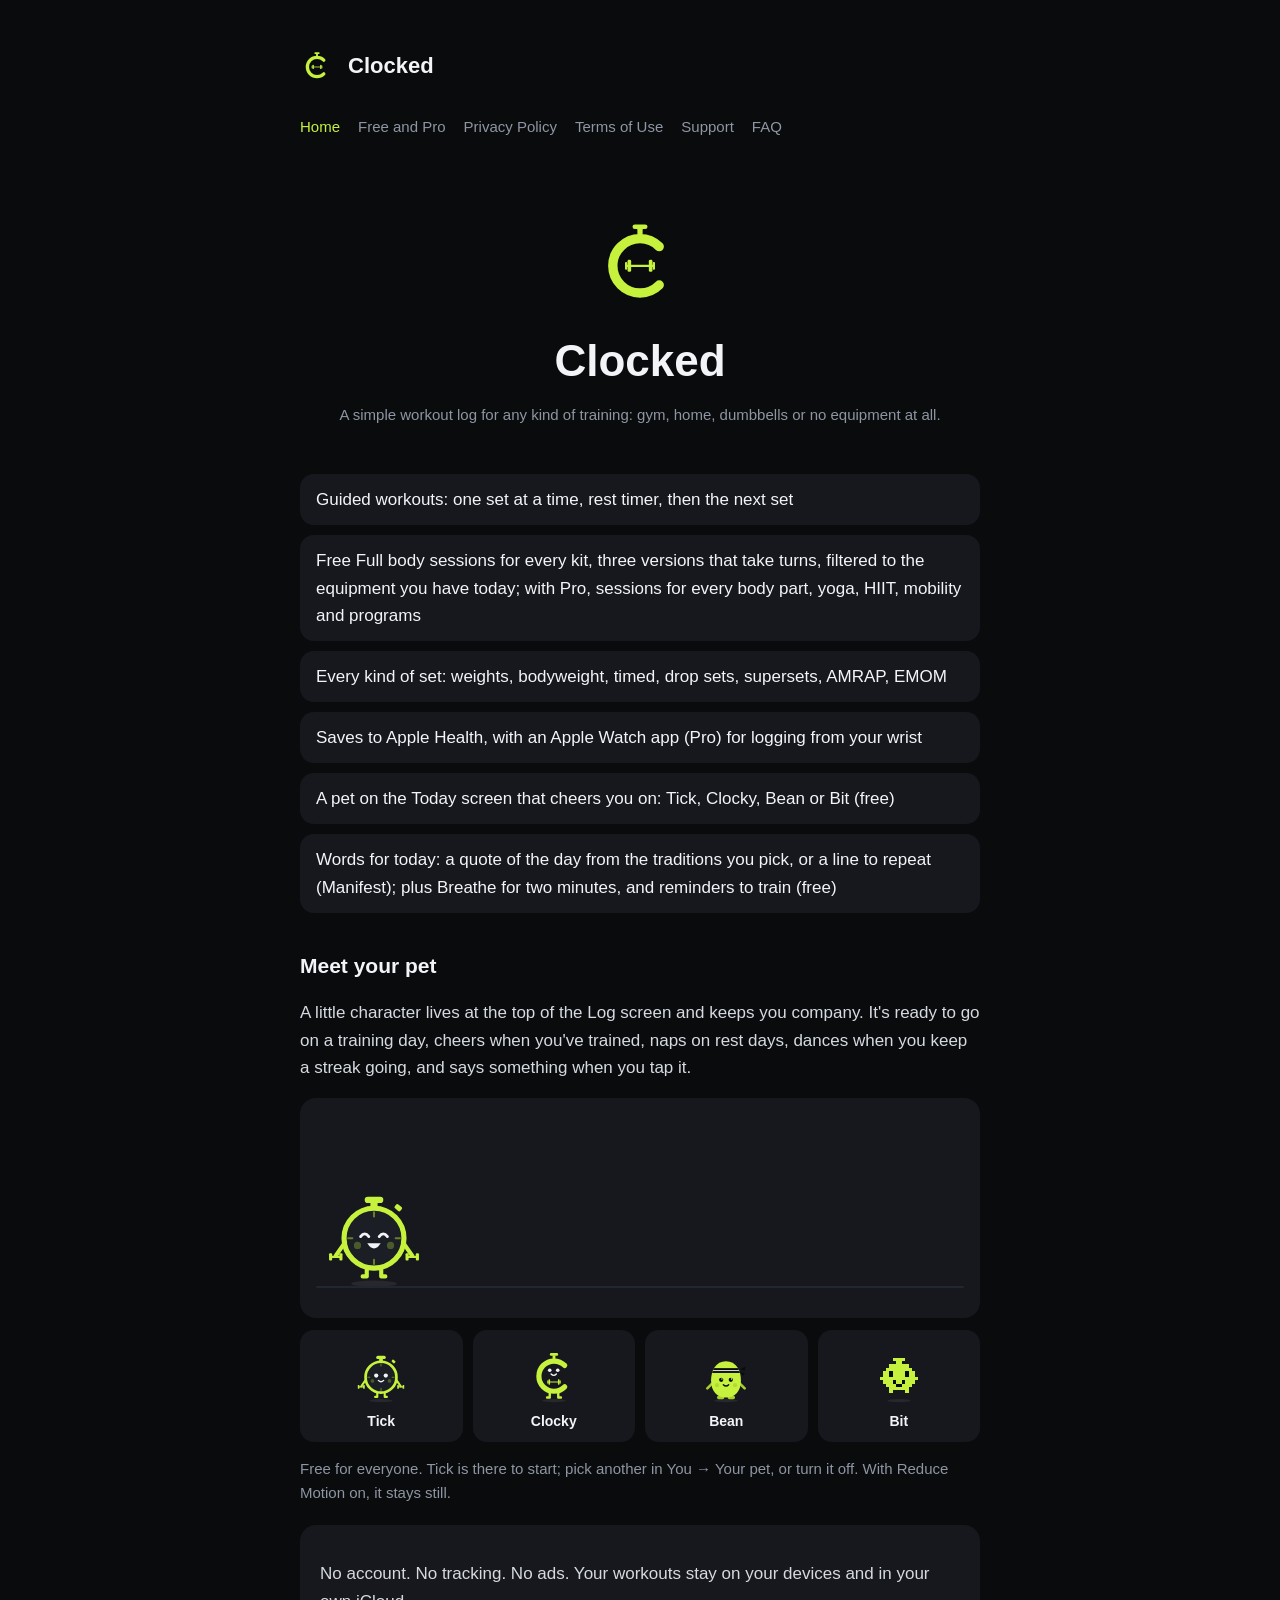
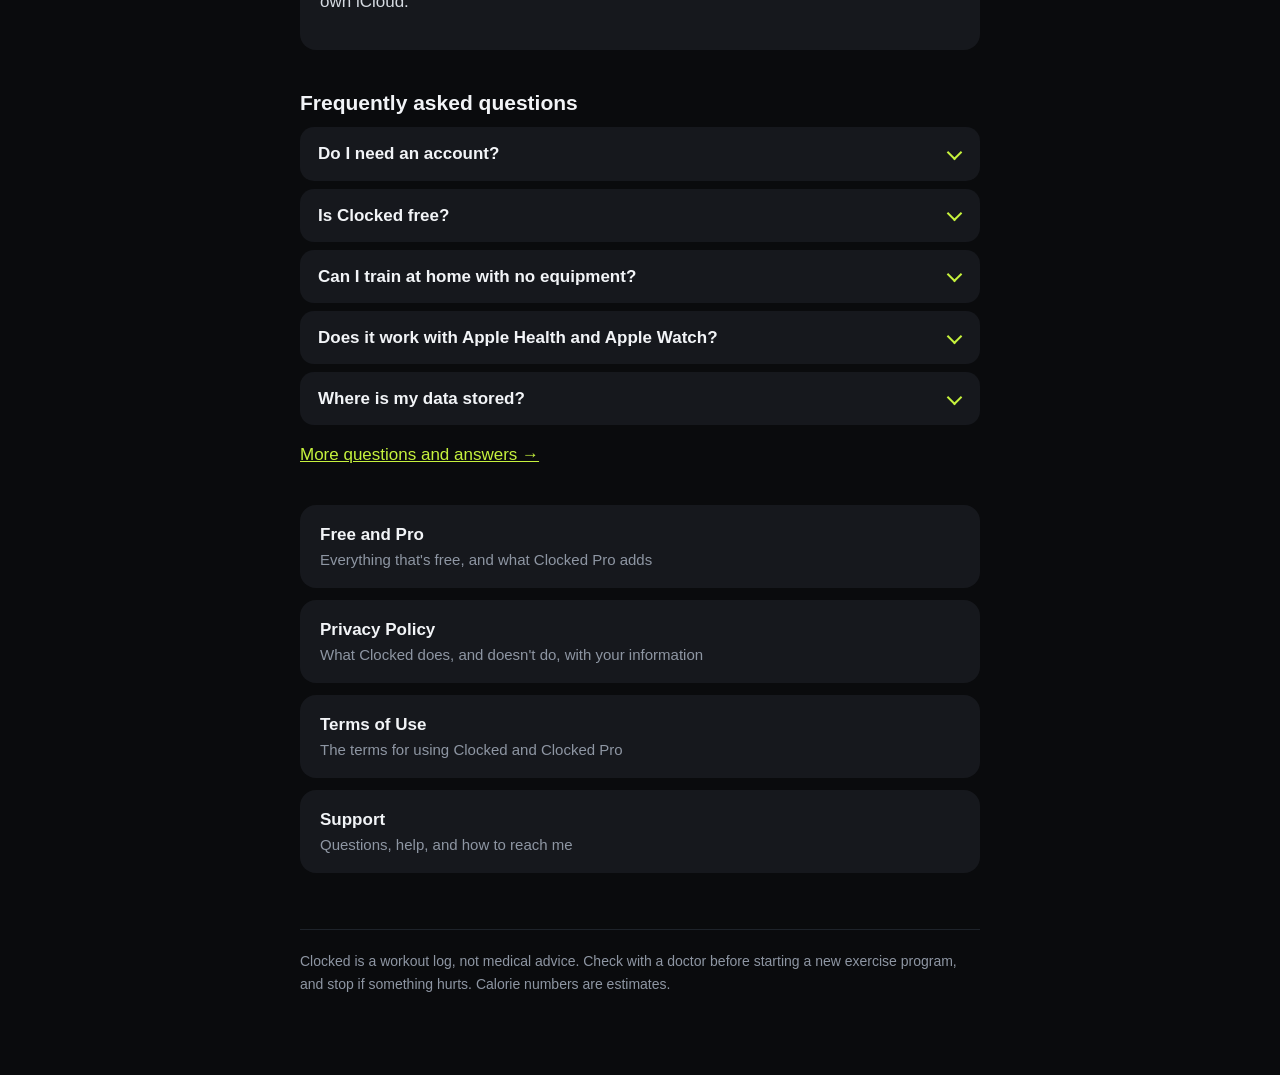
<file: index.html>
<!doctype html>
<html lang="en">
<head>
<meta charset="utf-8">
<meta name="viewport" content="width=device-width, initial-scale=1">
<title>Clocked</title>
<link rel="icon" href="icon-180.png">
<link rel="apple-touch-icon" href="icon-180.png">
<meta name="description" content="Clocked: a simple workout log for the gym, home or no equipment. Works with Apple Health and Apple Watch. No account.">
<link rel="stylesheet" href="style.css">
</head>
<body>
<main>
<header><svg class="mark" viewBox="0 0 100 100" aria-hidden="true"><path d="M70.03 32.9 A28.32 28.32 0 1 0 70.03 72.96" fill="none" stroke="#C6F23D" stroke-width="9.77" stroke-linecap="round"/><path d="M35.94 52.93 H64.06" fill="none" stroke="#C6F23D" stroke-width="2.34" stroke-linecap="round"/><g fill="#C6F23D"><rect x="47.27" y="13.87" width="5.47" height="6.84" rx="0.98"/><rect x="42.19" y="9.77" width="15.62" height="4.88" rx="2.44"/><rect x="34.38" y="48.87" width="2.34" height="8.12" rx="0.94"/><rect x="37.03" y="46.68" width="3.75" height="12.5" rx="1.41"/><rect x="59.22" y="46.68" width="3.75" height="12.5" rx="1.41"/><rect x="63.28" y="48.87" width="2.34" height="8.12" rx="0.94"/></g></svg><a href="./">Clocked</a></header>
<nav><a href="./" aria-current="page">Home</a><a href="free-and-pro.html">Free and Pro</a><a href="privacy.html">Privacy Policy</a><a href="terms.html">Terms of Use</a><a href="support.html">Support</a><a href="support.html#faq">FAQ</a></nav>
<section class="hero">
<svg class="mark" viewBox="0 0 100 100" aria-hidden="true"><path d="M70.03 32.9 A28.32 28.32 0 1 0 70.03 72.96" fill="none" stroke="#C6F23D" stroke-width="9.77" stroke-linecap="round"/><path d="M35.94 52.93 H64.06" fill="none" stroke="#C6F23D" stroke-width="2.34" stroke-linecap="round"/><g fill="#C6F23D"><rect x="47.27" y="13.87" width="5.47" height="6.84" rx="0.98"/><rect x="42.19" y="9.77" width="15.62" height="4.88" rx="2.44"/><rect x="34.38" y="48.87" width="2.34" height="8.12" rx="0.94"/><rect x="37.03" y="46.68" width="3.75" height="12.5" rx="1.41"/><rect x="59.22" y="46.68" width="3.75" height="12.5" rx="1.41"/><rect x="63.28" y="48.87" width="2.34" height="8.12" rx="0.94"/></g></svg>
<h1>Clocked</h1>
<p class="muted">A simple workout log for any kind of training: gym, home, dumbbells or no equipment at all.</p>
</section>
<ul class="features">
<li>Guided workouts: one set at a time, rest timer, then the next set</li>
<li>Free Full body sessions for every kit, three versions that take turns, filtered to the equipment you have today; with Pro, sessions for every body part, yoga, HIIT, mobility and programs</li>
<li>Every kind of set: weights, bodyweight, timed, drop sets, supersets, AMRAP, EMOM</li>
<li>Saves to Apple Health, with an Apple Watch app (Pro) for logging from your wrist</li>
<li>A pet on the Today screen that cheers you on: Tick, Clocky, Bean or Bit (free)</li>
<li>Words for today: a quote of the day from the traditions you pick, or a line to repeat (Manifest); plus Breathe for two minutes, and reminders to train (free)</li>
</ul>
<h2 id="pets">Meet your pet</h2>
<p>A little character lives at the top of the Log screen and keeps you company. It's ready to go on a training day, cheers when you've trained, naps on rest days, dances when you keep a streak going, and says something when you tap it.</p>
<div class="pet-stage" aria-hidden="true"><div class="pet-runner"><div class="pet-hop"><span class="pet-poof"></span><span class="pet-layer pet-tick"><svg class="pet-svg " viewBox="0 0 120 120" aria-hidden="true"><ellipse cx="60" cy="110" rx="22" ry="3" fill="rgba(255,255,255,.07)"/><g class="body"><path d="M53 93 v10 h-4 M67 93 v10 h4" fill="none" stroke="#C6F23D" stroke-width="4" stroke-linecap="round" stroke-linejoin="round"/><rect x="51" y="26" width="18" height="6" rx="3" fill="#C6F23D"/><rect x="56.5" y="31" width="7" height="7" rx="1.5" fill="#C6F23D"/><rect x="80" y="34" width="7" height="5" rx="1.5" fill="#C6F23D" transform="rotate(40 83.5 36.5)"/><circle cx="60" cy="66" r="29" fill="#1B1E24" stroke="#C6F23D" stroke-width="5"/><path d="M60 41 V45 M85 66 H81 M60 91 V87 M35 66 H39" stroke="#C6F23D" stroke-width="2" stroke-linecap="round" opacity=".45"/><circle cx="44" cy="73" r="3.5" fill="#C6F23D" opacity=".28"/><circle cx="76" cy="73" r="3.5" fill="#C6F23D" opacity=".28"/><g fill="none" stroke="#F2F4F7" stroke-width="2.7" stroke-linecap="round"><path d="M47 64.5 Q51 59 55 64.5"/><path d="M65 64.5 Q69 59 73 64.5"/></g><path d="M53.5 71 Q60.0 81 66.5 71 Z" fill="#F2F4F7"/><g class="arm-l" style="transform-origin:32px 70px"><path d="M32 70 L23 83" stroke="#C6F23D" stroke-width="4" stroke-linecap="round"/><path d="M18 84 H28" stroke="#C6F23D" stroke-width="2.2" stroke-linecap="round"/><rect x="16.5" y="80.5" width="3" height="7" rx="1" fill="#C6F23D"/><rect x="26.5" y="80.5" width="3" height="7" rx="1" fill="#C6F23D"/></g><g class="arm-r" style="transform-origin:88px 70px"><path d="M88 70 L97 83" stroke="#C6F23D" stroke-width="4" stroke-linecap="round"/><path d="M92 84 H102" stroke="#C6F23D" stroke-width="2.2" stroke-linecap="round"/><rect x="90.5" y="80.5" width="3" height="7" rx="1" fill="#C6F23D"/><rect x="100.5" y="80.5" width="3" height="7" rx="1" fill="#C6F23D"/></g></g></svg></span><span class="pet-layer pet-clocky"><svg class="pet-svg " viewBox="0 0 120 120" aria-hidden="true"><ellipse cx="60" cy="110" rx="22" ry="3" fill="rgba(255,255,255,.07)"/><g class="body"><path d="M52 95 v9 h-5 M68 95 v9 h5" fill="none" stroke="#C6F23D" stroke-width="4.5" stroke-linecap="round" stroke-linejoin="round"/><path d="M80.03 43.97 A28.32 28.32 0 1 0 80.03 84.03" fill="none" stroke="#C6F23D" stroke-width="9.77" stroke-linecap="round"/><rect x="57.27" y="24.94" width="5.47" height="6.84" rx=".98" fill="#C6F23D"/><rect x="52.19" y="20.84" width="15.62" height="4.88" rx="2.44" fill="#C6F23D"/><g fill="none" stroke="#F2F4F7" stroke-width="2.7" stroke-linecap="round"><path d="M48 54.5 Q52 49 56 54.5"/><path d="M63 54.5 Q67 49 71 54.5"/></g><path d="M53.0 59 Q59.5 69 66.0 59 Z" fill="#F2F4F7"/><g class="lift" fill="#C6F23D"><path d="M48.75 75 H71.25" stroke="#C6F23D" stroke-width="1.9" stroke-linecap="round"/><rect x="47.5" y="71.75" width="1.87" height="6.5" rx=".75"/><rect x="49.62" y="70" width="3" height="10" rx="1.1"/><rect x="67.38" y="70" width="3" height="10" rx="1.1"/><rect x="70.63" y="71.75" width="1.87" height="6.5" rx=".75"/></g></g></svg></span><span class="pet-layer pet-bean"><svg class="pet-svg " viewBox="0 0 120 120" aria-hidden="true"><ellipse cx="60" cy="110" rx="22" ry="3" fill="rgba(255,255,255,.07)"/><g class="body"><defs><clipPath id="bean-clip-stage"><path d="M60 36 C79 36 88 53 88 72 C88 92 77 104 60 104 C43 104 32 92 32 72 C32 53 41 36 60 36 Z"/></clipPath></defs><ellipse cx="50" cy="104" rx="7" ry="3.5" fill="#A6CF2E"/><ellipse cx="70" cy="104" rx="7" ry="3.5" fill="#A6CF2E"/><g class="arm-l" style="transform-origin:34px 78px"><path d="M34 78 L25 87" stroke="#A6CF2E" stroke-width="5" stroke-linecap="round"/></g><g class="arm-r" style="transform-origin:86px 78px"><path d="M86 78 L95 87" stroke="#A6CF2E" stroke-width="5" stroke-linecap="round"/></g><path d="M60 36 C79 36 88 53 88 72 C88 92 77 104 60 104 C43 104 32 92 32 72 C32 53 41 36 60 36 Z" fill="#C6F23D"/><g clip-path="url(#bean-clip-stage)"><rect x="28" y="49" width="64" height="9" fill="#0A0B0D"/><rect x="28" y="52.5" width="64" height="2" fill="#F2F4F7" opacity=".85"/></g><path d="M87 51 L97 46 L95 54 Z" fill="#0A0B0D"/><path d="M87 55 L96 60 L91 63 Z" fill="#0A0B0D"/><circle cx="43" cy="81" r="4" fill="#0A0B0D" opacity=".1"/><circle cx="77" cy="81" r="4" fill="#0A0B0D" opacity=".1"/><g fill="none" stroke="#0A0B0D" stroke-width="2.7" stroke-linecap="round"><path d="M47 72.5 Q51 67 55 72.5"/><path d="M65 72.5 Q69 67 73 72.5"/></g><path d="M53.5 79 Q60.0 89 66.5 79 Z" fill="#0A0B0D"/></g></svg></span><span class="pet-layer pet-bit"><svg class="pet-svg " viewBox="0 0 120 120" aria-hidden="true"><ellipse cx="60" cy="110" rx="22" ry="3" fill="rgba(255,255,255,.07)"/><g class="body"><g shape-rendering="crispEdges"><rect x="48" y="30" width="6" height="6" fill="#C6F23D"/><rect x="54" y="30" width="6" height="6" fill="#C6F23D"/><rect x="60" y="30" width="6" height="6" fill="#C6F23D"/><rect x="66" y="30" width="6" height="6" fill="#C6F23D"/><rect x="54" y="36" width="6" height="6" fill="#C6F23D"/><rect x="60" y="36" width="6" height="6" fill="#C6F23D"/><rect x="42" y="42" width="6" height="6" fill="#C6F23D"/><rect x="48" y="42" width="6" height="6" fill="#C6F23D"/><rect x="54" y="42" width="6" height="6" fill="#C6F23D"/><rect x="60" y="42" width="6" height="6" fill="#C6F23D"/><rect x="66" y="42" width="6" height="6" fill="#C6F23D"/><rect x="72" y="42" width="6" height="6" fill="#C6F23D"/><rect x="36" y="48" width="6" height="6" fill="#C6F23D"/><rect x="42" y="48" width="6" height="6" fill="#C6F23D"/><rect x="48" y="48" width="6" height="6" fill="#C6F23D"/><rect x="54" y="48" width="6" height="6" fill="#C6F23D"/><rect x="60" y="48" width="6" height="6" fill="#C6F23D"/><rect x="66" y="48" width="6" height="6" fill="#C6F23D"/><rect x="72" y="48" width="6" height="6" fill="#C6F23D"/><rect x="78" y="48" width="6" height="6" fill="#C6F23D"/><rect x="30" y="54" width="6" height="6" fill="#C6F23D"/><rect x="36" y="54" width="6" height="6" fill="#C6F23D"/><rect x="42" y="54" width="6" height="6" fill="#C6F23D"/><rect x="48" y="54" width="6" height="6" fill="#C6F23D"/><rect x="54" y="54" width="6" height="6" fill="#C6F23D"/><rect x="60" y="54" width="6" height="6" fill="#C6F23D"/><rect x="66" y="54" width="6" height="6" fill="#C6F23D"/><rect x="72" y="54" width="6" height="6" fill="#C6F23D"/><rect x="78" y="54" width="6" height="6" fill="#C6F23D"/><rect x="84" y="54" width="6" height="6" fill="#C6F23D"/><rect x="30" y="60" width="6" height="6" fill="#C6F23D"/><rect x="36" y="60" width="6" height="6" fill="#C6F23D"/><rect x="42" y="60" width="6" height="6" fill="#C6F23D"/><rect x="48" y="60" width="6" height="6" fill="#C6F23D"/><rect x="54" y="60" width="6" height="6" fill="#C6F23D"/><rect x="60" y="60" width="6" height="6" fill="#C6F23D"/><rect x="66" y="60" width="6" height="6" fill="#C6F23D"/><rect x="72" y="60" width="6" height="6" fill="#C6F23D"/><rect x="78" y="60" width="6" height="6" fill="#C6F23D"/><rect x="84" y="60" width="6" height="6" fill="#C6F23D"/><rect x="30" y="66" width="6" height="6" fill="#C6F23D"/><rect x="36" y="66" width="6" height="6" fill="#C6F23D"/><rect x="42" y="66" width="6" height="6" fill="#C6F23D"/><rect x="48" y="66" width="6" height="6" fill="#C6F23D"/><rect x="54" y="66" width="6" height="6" fill="#C6F23D"/><rect x="60" y="66" width="6" height="6" fill="#C6F23D"/><rect x="66" y="66" width="6" height="6" fill="#C6F23D"/><rect x="72" y="66" width="6" height="6" fill="#C6F23D"/><rect x="78" y="66" width="6" height="6" fill="#C6F23D"/><rect x="84" y="66" width="6" height="6" fill="#C6F23D"/><rect x="30" y="72" width="6" height="6" fill="#C6F23D"/><rect x="36" y="72" width="6" height="6" fill="#C6F23D"/><rect x="42" y="72" width="6" height="6" fill="#C6F23D"/><rect x="48" y="72" width="6" height="6" fill="#C6F23D"/><rect x="54" y="72" width="6" height="6" fill="#C6F23D"/><rect x="60" y="72" width="6" height="6" fill="#C6F23D"/><rect x="66" y="72" width="6" height="6" fill="#C6F23D"/><rect x="72" y="72" width="6" height="6" fill="#C6F23D"/><rect x="78" y="72" width="6" height="6" fill="#C6F23D"/><rect x="84" y="72" width="6" height="6" fill="#C6F23D"/><rect x="36" y="78" width="6" height="6" fill="#C6F23D"/><rect x="42" y="78" width="6" height="6" fill="#C6F23D"/><rect x="48" y="78" width="6" height="6" fill="#C6F23D"/><rect x="54" y="78" width="6" height="6" fill="#C6F23D"/><rect x="60" y="78" width="6" height="6" fill="#C6F23D"/><rect x="66" y="78" width="6" height="6" fill="#C6F23D"/><rect x="72" y="78" width="6" height="6" fill="#C6F23D"/><rect x="78" y="78" width="6" height="6" fill="#C6F23D"/><rect x="42" y="84" width="6" height="6" fill="#C6F23D"/><rect x="48" y="84" width="6" height="6" fill="#C6F23D"/><rect x="54" y="84" width="6" height="6" fill="#C6F23D"/><rect x="60" y="84" width="6" height="6" fill="#C6F23D"/><rect x="66" y="84" width="6" height="6" fill="#C6F23D"/><rect x="72" y="84" width="6" height="6" fill="#C6F23D"/><rect x="42" y="90" width="6" height="6" fill="#C6F23D"/><rect x="72" y="90" width="6" height="6" fill="#C6F23D"/><g class="arm-l"><rect x="24" y="66" width="6" height="6" fill="#C6F23D"/></g><g class="arm-r"><rect x="90" y="66" width="6" height="6" fill="#C6F23D"/></g><rect x="36" y="60" width="6" height="6" fill="#0A0B0D"/><rect x="42" y="54" width="6" height="6" fill="#0A0B0D"/><rect x="48" y="60" width="6" height="6" fill="#0A0B0D"/><rect x="66" y="60" width="6" height="6" fill="#0A0B0D"/><rect x="72" y="54" width="6" height="6" fill="#0A0B0D"/><rect x="78" y="60" width="6" height="6" fill="#0A0B0D"/><rect x="48" y="72" width="6" height="6" fill="#0A0B0D"/><rect x="54" y="72" width="6" height="6" fill="#0A0B0D"/><rect x="60" y="72" width="6" height="6" fill="#0A0B0D"/><rect x="66" y="72" width="6" height="6" fill="#0A0B0D"/><rect x="54" y="78" width="6" height="6" fill="#0A0B0D"/><rect x="60" y="78" width="6" height="6" fill="#0A0B0D"/></g></g></svg></span></div></div></div>
<div class="pet-lineup"><figure class="pet-pick pet-tick"><svg class="pet-svg " viewBox="0 0 120 120" aria-hidden="true"><ellipse cx="60" cy="110" rx="22" ry="3" fill="rgba(255,255,255,.07)"/><g class="body"><path d="M53 93 v10 h-4 M67 93 v10 h4" fill="none" stroke="#C6F23D" stroke-width="4" stroke-linecap="round" stroke-linejoin="round"/><rect x="51" y="26" width="18" height="6" rx="3" fill="#C6F23D"/><rect x="56.5" y="31" width="7" height="7" rx="1.5" fill="#C6F23D"/><rect x="80" y="34" width="7" height="5" rx="1.5" fill="#C6F23D" transform="rotate(40 83.5 36.5)"/><circle cx="60" cy="66" r="29" fill="#1B1E24" stroke="#C6F23D" stroke-width="5"/><path d="M60 41 V45 M85 66 H81 M60 91 V87 M35 66 H39" stroke="#C6F23D" stroke-width="2" stroke-linecap="round" opacity=".45"/><circle cx="44" cy="73" r="3.5" fill="#C6F23D" opacity=".28"/><circle cx="76" cy="73" r="3.5" fill="#C6F23D" opacity=".28"/><g class="eyes"><circle cx="51" cy="63" r="4" fill="#F2F4F7"/><circle cx="69" cy="63" r="4" fill="#F2F4F7"/></g><path d="M55.0 72 Q60.0 77 65.0 72" fill="none" stroke="#F2F4F7" stroke-width="2.5" stroke-linecap="round"/><g class="arm-l" style="transform-origin:32px 70px"><path d="M32 70 L23 83" stroke="#C6F23D" stroke-width="4" stroke-linecap="round"/><path d="M18 84 H28" stroke="#C6F23D" stroke-width="2.2" stroke-linecap="round"/><rect x="16.5" y="80.5" width="3" height="7" rx="1" fill="#C6F23D"/><rect x="26.5" y="80.5" width="3" height="7" rx="1" fill="#C6F23D"/></g><g class="arm-r" style="transform-origin:88px 70px"><path d="M88 70 L97 83" stroke="#C6F23D" stroke-width="4" stroke-linecap="round"/><path d="M92 84 H102" stroke="#C6F23D" stroke-width="2.2" stroke-linecap="round"/><rect x="90.5" y="80.5" width="3" height="7" rx="1" fill="#C6F23D"/><rect x="100.5" y="80.5" width="3" height="7" rx="1" fill="#C6F23D"/></g></g></svg><figcaption>Tick</figcaption></figure><figure class="pet-pick pet-clocky"><svg class="pet-svg " viewBox="0 0 120 120" aria-hidden="true"><ellipse cx="60" cy="110" rx="22" ry="3" fill="rgba(255,255,255,.07)"/><g class="body"><path d="M52 95 v9 h-5 M68 95 v9 h5" fill="none" stroke="#C6F23D" stroke-width="4.5" stroke-linecap="round" stroke-linejoin="round"/><path d="M80.03 43.97 A28.32 28.32 0 1 0 80.03 84.03" fill="none" stroke="#C6F23D" stroke-width="9.77" stroke-linecap="round"/><rect x="57.27" y="24.94" width="5.47" height="6.84" rx=".98" fill="#C6F23D"/><rect x="52.19" y="20.84" width="15.62" height="4.88" rx="2.44" fill="#C6F23D"/><g class="eyes"><circle cx="52" cy="53" r="3.4" fill="#F2F4F7"/><circle cx="67" cy="53" r="3.4" fill="#F2F4F7"/></g><path d="M54.5 60 Q59.5 65 64.5 60" fill="none" stroke="#F2F4F7" stroke-width="2.5" stroke-linecap="round"/><g class="lift" fill="#C6F23D"><path d="M48.75 75 H71.25" stroke="#C6F23D" stroke-width="1.9" stroke-linecap="round"/><rect x="47.5" y="71.75" width="1.87" height="6.5" rx=".75"/><rect x="49.62" y="70" width="3" height="10" rx="1.1"/><rect x="67.38" y="70" width="3" height="10" rx="1.1"/><rect x="70.63" y="71.75" width="1.87" height="6.5" rx=".75"/></g></g></svg><figcaption>Clocky</figcaption></figure><figure class="pet-pick pet-bean"><svg class="pet-svg " viewBox="0 0 120 120" aria-hidden="true"><ellipse cx="60" cy="110" rx="22" ry="3" fill="rgba(255,255,255,.07)"/><g class="body"><defs><clipPath id="bean-clip-lineup"><path d="M60 36 C79 36 88 53 88 72 C88 92 77 104 60 104 C43 104 32 92 32 72 C32 53 41 36 60 36 Z"/></clipPath></defs><ellipse cx="50" cy="104" rx="7" ry="3.5" fill="#A6CF2E"/><ellipse cx="70" cy="104" rx="7" ry="3.5" fill="#A6CF2E"/><g class="arm-l" style="transform-origin:34px 78px"><path d="M34 78 L25 87" stroke="#A6CF2E" stroke-width="5" stroke-linecap="round"/></g><g class="arm-r" style="transform-origin:86px 78px"><path d="M86 78 L95 87" stroke="#A6CF2E" stroke-width="5" stroke-linecap="round"/></g><path d="M60 36 C79 36 88 53 88 72 C88 92 77 104 60 104 C43 104 32 92 32 72 C32 53 41 36 60 36 Z" fill="#C6F23D"/><g clip-path="url(#bean-clip-lineup)"><rect x="28" y="49" width="64" height="9" fill="#0A0B0D"/><rect x="28" y="52.5" width="64" height="2" fill="#F2F4F7" opacity=".85"/></g><path d="M87 51 L97 46 L95 54 Z" fill="#0A0B0D"/><path d="M87 55 L96 60 L91 63 Z" fill="#0A0B0D"/><circle cx="43" cy="81" r="4" fill="#0A0B0D" opacity=".1"/><circle cx="77" cy="81" r="4" fill="#0A0B0D" opacity=".1"/><g class="eyes"><circle cx="51" cy="71" r="4" fill="#0A0B0D"/><circle cx="69" cy="71" r="4" fill="#0A0B0D"/><circle cx="52.4" cy="69.5" r="1.3" fill="#F2F4F7"/><circle cx="70.4" cy="69.5" r="1.3" fill="#F2F4F7"/></g><path d="M55.0 80 Q60.0 85 65.0 80" fill="none" stroke="#0A0B0D" stroke-width="2.5" stroke-linecap="round"/></g></svg><figcaption>Bean</figcaption></figure><figure class="pet-pick pet-bit"><svg class="pet-svg " viewBox="0 0 120 120" aria-hidden="true"><ellipse cx="60" cy="110" rx="22" ry="3" fill="rgba(255,255,255,.07)"/><g class="body"><g shape-rendering="crispEdges"><rect x="48" y="30" width="6" height="6" fill="#C6F23D"/><rect x="54" y="30" width="6" height="6" fill="#C6F23D"/><rect x="60" y="30" width="6" height="6" fill="#C6F23D"/><rect x="66" y="30" width="6" height="6" fill="#C6F23D"/><rect x="54" y="36" width="6" height="6" fill="#C6F23D"/><rect x="60" y="36" width="6" height="6" fill="#C6F23D"/><rect x="42" y="42" width="6" height="6" fill="#C6F23D"/><rect x="48" y="42" width="6" height="6" fill="#C6F23D"/><rect x="54" y="42" width="6" height="6" fill="#C6F23D"/><rect x="60" y="42" width="6" height="6" fill="#C6F23D"/><rect x="66" y="42" width="6" height="6" fill="#C6F23D"/><rect x="72" y="42" width="6" height="6" fill="#C6F23D"/><rect x="36" y="48" width="6" height="6" fill="#C6F23D"/><rect x="42" y="48" width="6" height="6" fill="#C6F23D"/><rect x="48" y="48" width="6" height="6" fill="#C6F23D"/><rect x="54" y="48" width="6" height="6" fill="#C6F23D"/><rect x="60" y="48" width="6" height="6" fill="#C6F23D"/><rect x="66" y="48" width="6" height="6" fill="#C6F23D"/><rect x="72" y="48" width="6" height="6" fill="#C6F23D"/><rect x="78" y="48" width="6" height="6" fill="#C6F23D"/><rect x="30" y="54" width="6" height="6" fill="#C6F23D"/><rect x="36" y="54" width="6" height="6" fill="#C6F23D"/><rect x="42" y="54" width="6" height="6" fill="#C6F23D"/><rect x="48" y="54" width="6" height="6" fill="#C6F23D"/><rect x="54" y="54" width="6" height="6" fill="#C6F23D"/><rect x="60" y="54" width="6" height="6" fill="#C6F23D"/><rect x="66" y="54" width="6" height="6" fill="#C6F23D"/><rect x="72" y="54" width="6" height="6" fill="#C6F23D"/><rect x="78" y="54" width="6" height="6" fill="#C6F23D"/><rect x="84" y="54" width="6" height="6" fill="#C6F23D"/><rect x="30" y="60" width="6" height="6" fill="#C6F23D"/><rect x="36" y="60" width="6" height="6" fill="#C6F23D"/><rect x="42" y="60" width="6" height="6" fill="#C6F23D"/><rect x="48" y="60" width="6" height="6" fill="#C6F23D"/><rect x="54" y="60" width="6" height="6" fill="#C6F23D"/><rect x="60" y="60" width="6" height="6" fill="#C6F23D"/><rect x="66" y="60" width="6" height="6" fill="#C6F23D"/><rect x="72" y="60" width="6" height="6" fill="#C6F23D"/><rect x="78" y="60" width="6" height="6" fill="#C6F23D"/><rect x="84" y="60" width="6" height="6" fill="#C6F23D"/><rect x="30" y="66" width="6" height="6" fill="#C6F23D"/><rect x="36" y="66" width="6" height="6" fill="#C6F23D"/><rect x="42" y="66" width="6" height="6" fill="#C6F23D"/><rect x="48" y="66" width="6" height="6" fill="#C6F23D"/><rect x="54" y="66" width="6" height="6" fill="#C6F23D"/><rect x="60" y="66" width="6" height="6" fill="#C6F23D"/><rect x="66" y="66" width="6" height="6" fill="#C6F23D"/><rect x="72" y="66" width="6" height="6" fill="#C6F23D"/><rect x="78" y="66" width="6" height="6" fill="#C6F23D"/><rect x="84" y="66" width="6" height="6" fill="#C6F23D"/><rect x="30" y="72" width="6" height="6" fill="#C6F23D"/><rect x="36" y="72" width="6" height="6" fill="#C6F23D"/><rect x="42" y="72" width="6" height="6" fill="#C6F23D"/><rect x="48" y="72" width="6" height="6" fill="#C6F23D"/><rect x="54" y="72" width="6" height="6" fill="#C6F23D"/><rect x="60" y="72" width="6" height="6" fill="#C6F23D"/><rect x="66" y="72" width="6" height="6" fill="#C6F23D"/><rect x="72" y="72" width="6" height="6" fill="#C6F23D"/><rect x="78" y="72" width="6" height="6" fill="#C6F23D"/><rect x="84" y="72" width="6" height="6" fill="#C6F23D"/><rect x="36" y="78" width="6" height="6" fill="#C6F23D"/><rect x="42" y="78" width="6" height="6" fill="#C6F23D"/><rect x="48" y="78" width="6" height="6" fill="#C6F23D"/><rect x="54" y="78" width="6" height="6" fill="#C6F23D"/><rect x="60" y="78" width="6" height="6" fill="#C6F23D"/><rect x="66" y="78" width="6" height="6" fill="#C6F23D"/><rect x="72" y="78" width="6" height="6" fill="#C6F23D"/><rect x="78" y="78" width="6" height="6" fill="#C6F23D"/><rect x="42" y="84" width="6" height="6" fill="#C6F23D"/><rect x="48" y="84" width="6" height="6" fill="#C6F23D"/><rect x="54" y="84" width="6" height="6" fill="#C6F23D"/><rect x="60" y="84" width="6" height="6" fill="#C6F23D"/><rect x="66" y="84" width="6" height="6" fill="#C6F23D"/><rect x="72" y="84" width="6" height="6" fill="#C6F23D"/><rect x="42" y="90" width="6" height="6" fill="#C6F23D"/><rect x="72" y="90" width="6" height="6" fill="#C6F23D"/><g class="arm-l"><rect x="24" y="66" width="6" height="6" fill="#C6F23D"/></g><g class="arm-r"><rect x="90" y="66" width="6" height="6" fill="#C6F23D"/></g><g class="eyes"><rect x="42" y="54" width="6" height="6" fill="#0A0B0D"/><rect x="42" y="60" width="6" height="6" fill="#0A0B0D"/><rect x="72" y="54" width="6" height="6" fill="#0A0B0D"/><rect x="72" y="60" width="6" height="6" fill="#0A0B0D"/></g><rect x="48" y="72" width="6" height="6" fill="#0A0B0D"/><rect x="54" y="78" width="6" height="6" fill="#0A0B0D"/><rect x="60" y="78" width="6" height="6" fill="#0A0B0D"/><rect x="66" y="72" width="6" height="6" fill="#0A0B0D"/></g></g></svg><figcaption>Bit</figcaption></figure></div>
<p class="muted">Free for everyone. Tick is there to start; pick another in You → Your pet, or turn it off. With Reduce Motion on, it stays still.</p>
<div class="card">
<p>No account. No tracking. No ads. Your workouts stay on your devices and in your own iCloud.</p>
</div>
<h2 id="faq">Frequently asked questions</h2>
<div class="faq">
<details><summary>Do I need an account?</summary><p>No. There's no sign-up and no login. Your workouts stay on your devices and in your own iCloud.</p></details>
<details><summary>Is Clocked free?</summary><p>Yes. Logging any workout, Guided workouts, Full body A, B and C for every kit, up to 3 sessions you build yourself, records, history, sharing your progress, your pet, Apple Health, iCloud sync and backups are always free. Clocked Pro adds every other ready-made session and program, a fresh pick each day based on what you trained last, the Apple Watch app, progress charts, unlimited sessions, planning, your own programs and widgets, with the first month free for new subscribers.</p><p><a href="free-and-pro.html">See everything Free and Pro include →</a></p></details>
<details><summary>Can I train at home with no equipment?</summary><p>Yes. Tell Clocked what you have today (no equipment, dumbbells, a kettlebell, bands, a full gym or your own mix) and sessions and exercises only use that.</p></details>
<details><summary>Does it work with Apple Health and Apple Watch?</summary><p>Yes. Finished workouts and their calories are saved to Apple Health with your permission, and the Apple Watch app (part of Pro) logs sets from your wrist with live heart rate.</p></details>
<details><summary>Where is my data stored?</summary><p>On your devices and in your own private iCloud. No analytics, no ads, no trackers. See the <a href="privacy.html">Privacy Policy</a>.</p></details>
</div>
<p class="more"><a href="support.html#faq">More questions and answers →</a></p>
<div class="links">
<a href="free-and-pro.html">Free and Pro<span>Everything that's free, and what Clocked Pro adds</span></a>
<a href="privacy.html">Privacy Policy<span>What Clocked does, and doesn't do, with your information</span></a>
<a href="terms.html">Terms of Use<span>The terms for using Clocked and Clocked Pro</span></a>
<a href="support.html">Support<span>Questions, help, and how to reach me</span></a>
</div>
<footer>Clocked is a workout log, not medical advice. Check with a doctor before starting a new exercise program, and stop if something hurts. Calorie numbers are estimates.</footer>
</main>
</body>
</html>
</file>
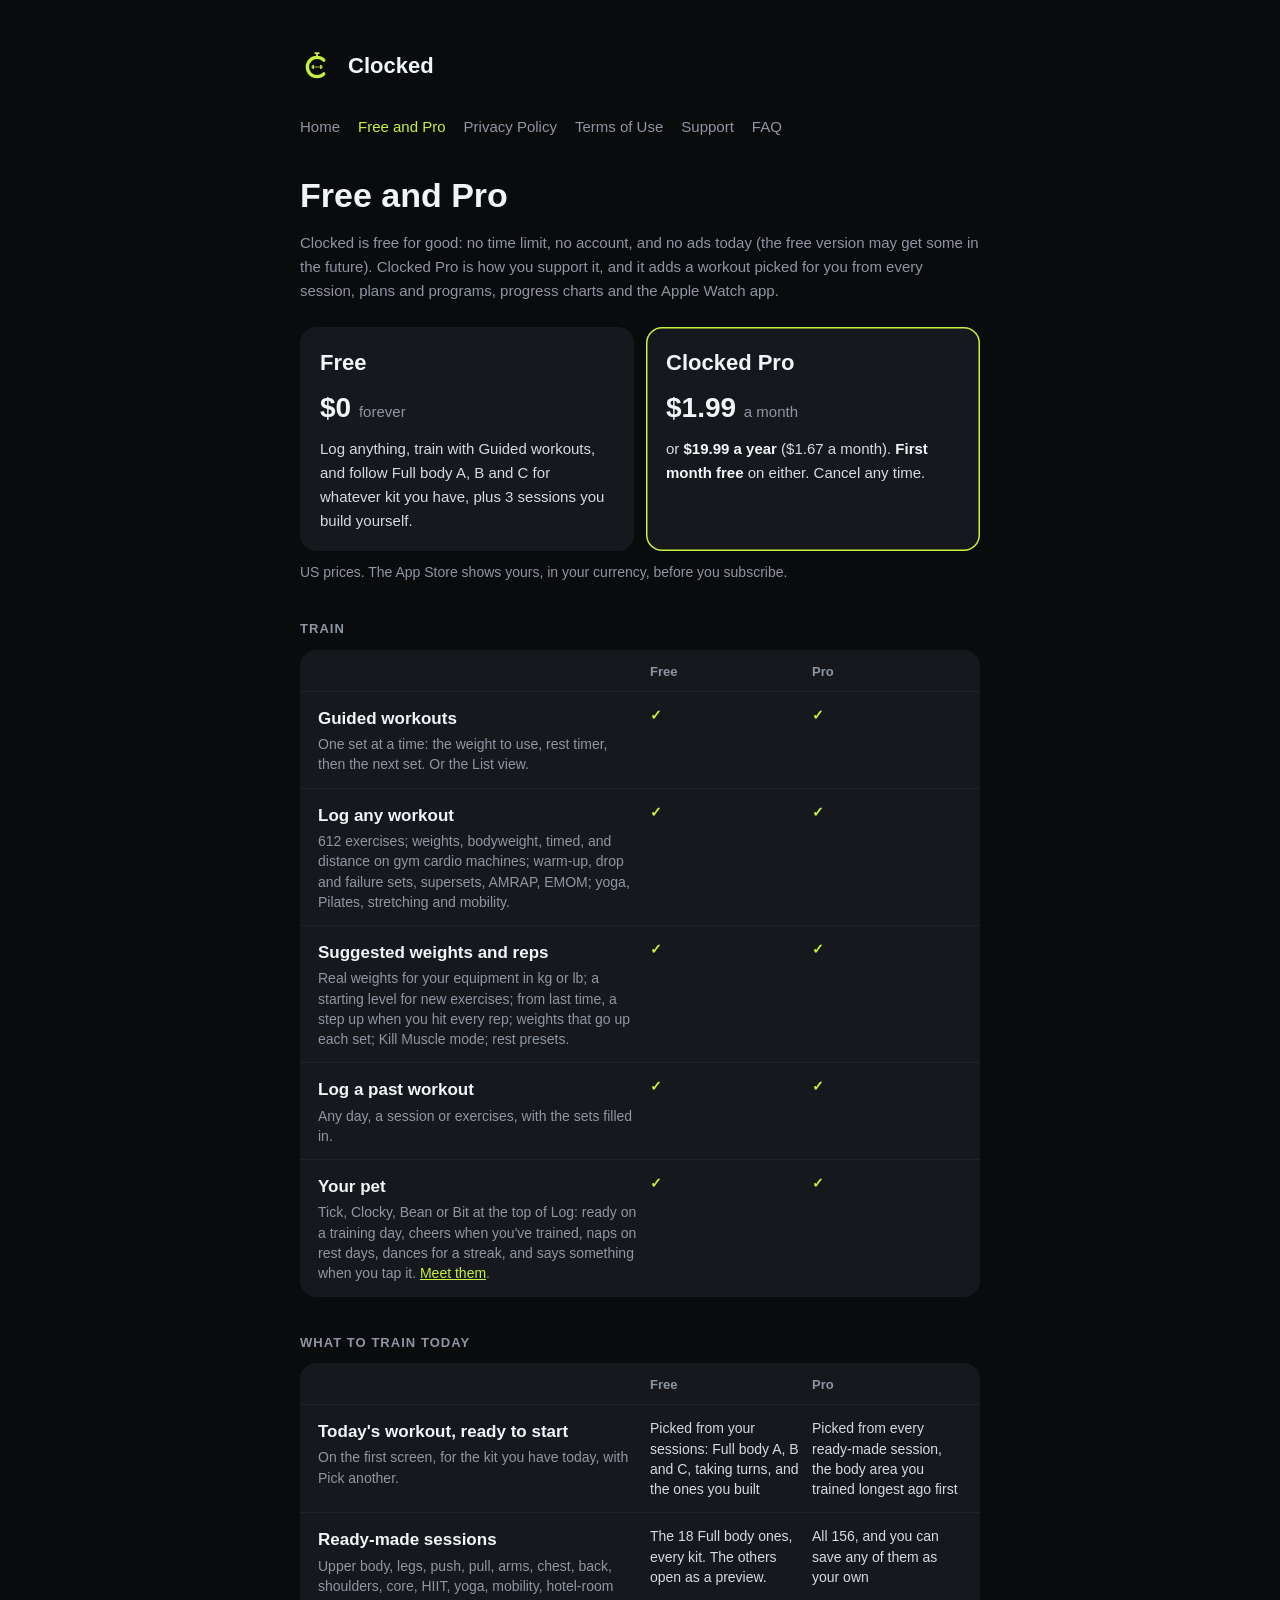
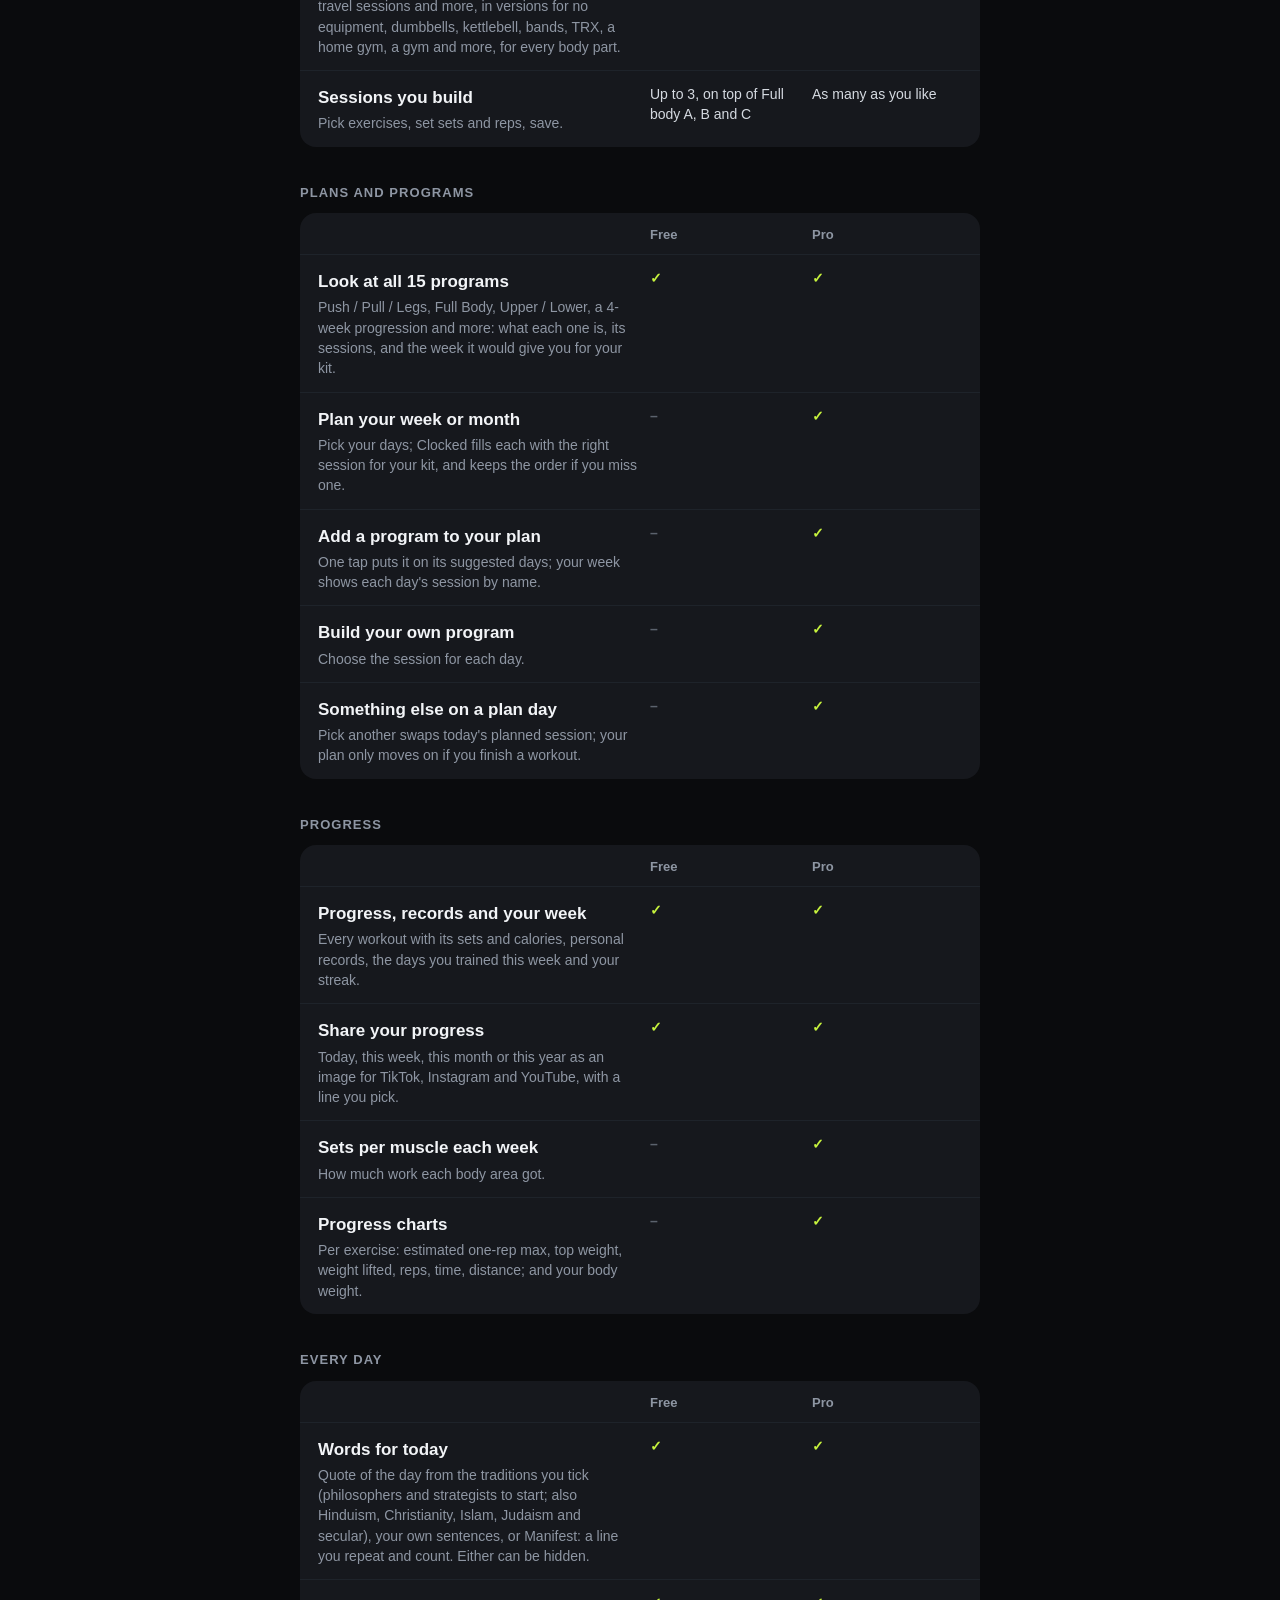
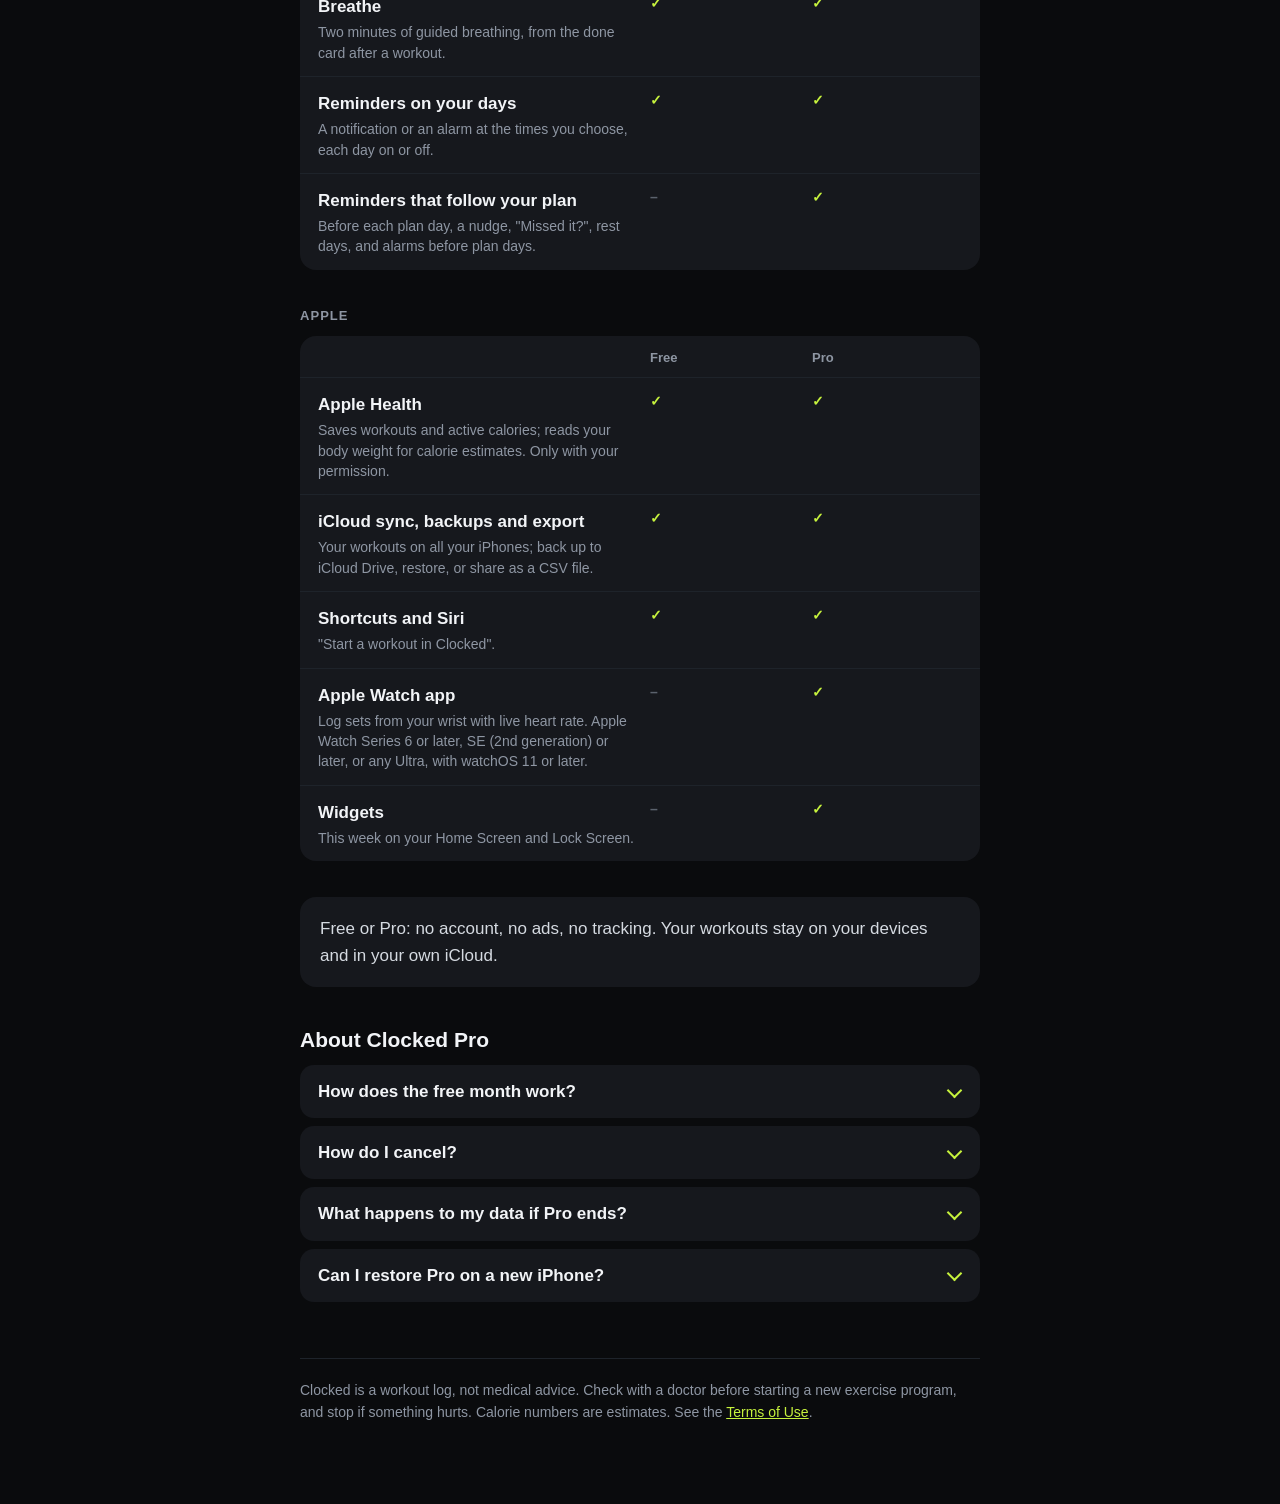
<file: free-and-pro.html>
<!doctype html>
<html lang="en">
<head>
<meta charset="utf-8">
<meta name="viewport" content="width=device-width, initial-scale=1">
<title>Free and Pro · Clocked</title>
<link rel="icon" href="icon-180.png">
<link rel="apple-touch-icon" href="icon-180.png">
<meta name="description" content="What Clocked gives you for free, forever, and what Clocked Pro adds. Pro is $1.99 a month or $19.99 a year in the US, with the first month free.">
<link rel="stylesheet" href="style.css">
<style>
  .plans { display: grid; grid-template-columns: 1fr 1fr; gap: 12px; margin: 24px 0 8px; }
  .plan { background: var(--card); border-radius: 16px; padding: 18px 20px; }
  .plan.pro { box-shadow: inset 0 0 0 1.5px var(--accent); }
  .plan h2 { margin: 0 0 4px; font-size: 22px; }
  .plan .price { font-size: 28px; font-weight: 700; color: var(--text); margin: 6px 0 2px; }
  .plan .price small { font-size: 15px; font-weight: 500; color: var(--muted); }
  .plan p { margin: 6px 0 0; font-size: 15px; }
  .group { margin: 36px 0 0; }
  .group h3 { font-size: 13px; font-weight: 700; letter-spacing: 0.08em; text-transform: uppercase; color: var(--muted); margin: 0 0 10px; }
  .table { background: var(--card); border-radius: 16px; overflow: hidden; }
  .head, .row { display: grid; grid-template-columns: minmax(0, 1fr) 150px 150px; gap: 12px; padding: 13px 18px; align-items: start; }
  .head { font-size: 13px; font-weight: 700; color: var(--muted); padding-top: 12px; padding-bottom: 8px; }
  .row { border-top: 1px solid #1E232A; }
  .row .what b { display: block; color: var(--text); font-weight: 600; }
  .row .what span { display: block; color: var(--muted); font-size: 14px; line-height: 1.45; margin-top: 2px; }
  .cell { font-size: 14px; line-height: 1.45; color: #D5DAE1; }
  .yes { color: var(--accent); font-weight: 700; }
  .no { color: #5B626D; font-weight: 700; }
  .k { display: none; color: var(--muted); font-size: 12px; font-weight: 700; letter-spacing: 0.04em; text-transform: uppercase; }
  .note { font-size: 14px; color: var(--muted); margin-top: 10px; }
  @media (max-width: 560px) {
    .plans { grid-template-columns: 1fr; }
    .head { display: none; }
    .row { grid-template-columns: 1fr 1fr; }
    .row .what { grid-column: 1 / -1; }
    .k { display: block; margin-bottom: 2px; }
  }
</style>
</head>
<body>
<main>
<header><svg class="mark" viewBox="0 0 100 100" aria-hidden="true"><path d="M70.03 32.9 A28.32 28.32 0 1 0 70.03 72.96" fill="none" stroke="#C6F23D" stroke-width="9.77" stroke-linecap="round"/><path d="M35.94 52.93 H64.06" fill="none" stroke="#C6F23D" stroke-width="2.34" stroke-linecap="round"/><g fill="#C6F23D"><rect x="47.27" y="13.87" width="5.47" height="6.84" rx="0.98"/><rect x="42.19" y="9.77" width="15.62" height="4.88" rx="2.44"/><rect x="34.38" y="48.87" width="2.34" height="8.12" rx="0.94"/><rect x="37.03" y="46.68" width="3.75" height="12.5" rx="1.41"/><rect x="59.22" y="46.68" width="3.75" height="12.5" rx="1.41"/><rect x="63.28" y="48.87" width="2.34" height="8.12" rx="0.94"/></g></svg><a href="./">Clocked</a></header>
<nav><a href="./">Home</a><a href="free-and-pro.html" aria-current="page">Free and Pro</a><a href="privacy.html">Privacy Policy</a><a href="terms.html">Terms of Use</a><a href="support.html">Support</a><a href="support.html#faq">FAQ</a></nav>

<h1>Free and Pro</h1>
<p class="muted">Clocked is free for good: no time limit, no account, and no ads today (the free version may get some in the future). Clocked Pro is how you support it, and it adds a workout picked for you from every session, plans and programs, progress charts and the Apple Watch app.</p>

<div class="plans">
  <div class="plan">
    <h2>Free</h2>
    <div class="price">$0 <small>forever</small></div>
    <p>Log anything, train with Guided workouts, and follow Full body A, B and C for whatever kit you have, plus 3 sessions you build yourself.</p>
  </div>
  <div class="plan pro">
    <h2>Clocked Pro</h2>
    <div class="price">$1.99 <small>a month</small></div>
    <p>or <b style="color:var(--text)">$19.99 a year</b> ($1.67 a month). <b style="color:var(--text)">First month free</b> on either. Cancel any time.</p>
  </div>
</div>
<p class="note">US prices. The App Store shows yours, in your currency, before you subscribe.</p>

<div class="group">
  <h3>Train</h3>
  <div class="table">
    <div class="head"><span></span><span>Free</span><span>Pro</span></div>
    <div class="row"><div class="what"><b>Guided workouts</b><span>One set at a time: the weight to use, rest timer, then the next set. Or the List view.</span></div><div class="cell"><span class="k">Free</span><span class="yes">✓</span></div><div class="cell"><span class="k">Pro</span><span class="yes">✓</span></div></div>
    <div class="row"><div class="what"><b>Log any workout</b><span>612 exercises; weights, bodyweight, timed, and distance on gym cardio machines; warm-up, drop and failure sets, supersets, AMRAP, EMOM; yoga, Pilates, stretching and mobility.</span></div><div class="cell"><span class="k">Free</span><span class="yes">✓</span></div><div class="cell"><span class="k">Pro</span><span class="yes">✓</span></div></div>
    <div class="row"><div class="what"><b>Suggested weights and reps</b><span>Real weights for your equipment in kg or lb; a starting level for new exercises; from last time, a step up when you hit every rep; weights that go up each set; Kill Muscle mode; rest presets.</span></div><div class="cell"><span class="k">Free</span><span class="yes">✓</span></div><div class="cell"><span class="k">Pro</span><span class="yes">✓</span></div></div>
    <div class="row"><div class="what"><b>Log a past workout</b><span>Any day, a session or exercises, with the sets filled in.</span></div><div class="cell"><span class="k">Free</span><span class="yes">✓</span></div><div class="cell"><span class="k">Pro</span><span class="yes">✓</span></div></div>
    <div class="row"><div class="what"><b>Your pet</b><span>Tick, Clocky, Bean or Bit at the top of Log: ready on a training day, cheers when you've trained, naps on rest days, dances for a streak, and says something when you tap it. <a href="./#pets">Meet them</a>.</span></div><div class="cell"><span class="k">Free</span><span class="yes">✓</span></div><div class="cell"><span class="k">Pro</span><span class="yes">✓</span></div></div>
  </div>
</div>

<div class="group">
  <h3>What to train today</h3>
  <div class="table">
    <div class="head"><span></span><span>Free</span><span>Pro</span></div>
    <div class="row"><div class="what"><b>Today's workout, ready to start</b><span>On the first screen, for the kit you have today, with Pick another.</span></div><div class="cell"><span class="k">Free</span>Picked from your sessions: Full body A, B and C, taking turns, and the ones you built</div><div class="cell"><span class="k">Pro</span>Picked from every ready-made session, the body area you trained longest ago first</div></div>
    <div class="row"><div class="what"><b>Ready-made sessions</b><span>Upper body, legs, push, pull, arms, chest, back, shoulders, core, HIIT, yoga, mobility, hotel-room travel sessions and more, in versions for no equipment, dumbbells, kettlebell, bands, TRX, a home gym, a gym and more, for every body part.</span></div><div class="cell"><span class="k">Free</span>The 18 Full body ones, every kit. The others open as a preview.</div><div class="cell"><span class="k">Pro</span>All 156, and you can save any of them as your own</div></div>
    <div class="row"><div class="what"><b>Sessions you build</b><span>Pick exercises, set sets and reps, save.</span></div><div class="cell"><span class="k">Free</span>Up to 3, on top of Full body A, B and C</div><div class="cell"><span class="k">Pro</span>As many as you like</div></div>
  </div>
</div>

<div class="group">
  <h3>Plans and programs</h3>
  <div class="table">
    <div class="head"><span></span><span>Free</span><span>Pro</span></div>
    <div class="row"><div class="what"><b>Look at all 15 programs</b><span>Push / Pull / Legs, Full Body, Upper / Lower, a 4-week progression and more: what each one is, its sessions, and the week it would give you for your kit.</span></div><div class="cell"><span class="k">Free</span><span class="yes">✓</span></div><div class="cell"><span class="k">Pro</span><span class="yes">✓</span></div></div>
    <div class="row"><div class="what"><b>Plan your week or month</b><span>Pick your days; Clocked fills each with the right session for your kit, and keeps the order if you miss one.</span></div><div class="cell"><span class="k">Free</span><span class="no">–</span></div><div class="cell"><span class="k">Pro</span><span class="yes">✓</span></div></div>
    <div class="row"><div class="what"><b>Add a program to your plan</b><span>One tap puts it on its suggested days; your week shows each day's session by name.</span></div><div class="cell"><span class="k">Free</span><span class="no">–</span></div><div class="cell"><span class="k">Pro</span><span class="yes">✓</span></div></div>
    <div class="row"><div class="what"><b>Build your own program</b><span>Choose the session for each day.</span></div><div class="cell"><span class="k">Free</span><span class="no">–</span></div><div class="cell"><span class="k">Pro</span><span class="yes">✓</span></div></div>
    <div class="row"><div class="what"><b>Something else on a plan day</b><span>Pick another swaps today's planned session; your plan only moves on if you finish a workout.</span></div><div class="cell"><span class="k">Free</span><span class="no">–</span></div><div class="cell"><span class="k">Pro</span><span class="yes">✓</span></div></div>
  </div>
</div>

<div class="group">
  <h3>Progress</h3>
  <div class="table">
    <div class="head"><span></span><span>Free</span><span>Pro</span></div>
    <div class="row"><div class="what"><b>Progress, records and your week</b><span>Every workout with its sets and calories, personal records, the days you trained this week and your streak.</span></div><div class="cell"><span class="k">Free</span><span class="yes">✓</span></div><div class="cell"><span class="k">Pro</span><span class="yes">✓</span></div></div>
    <div class="row"><div class="what"><b>Share your progress</b><span>Today, this week, this month or this year as an image for TikTok, Instagram and YouTube, with a line you pick.</span></div><div class="cell"><span class="k">Free</span><span class="yes">✓</span></div><div class="cell"><span class="k">Pro</span><span class="yes">✓</span></div></div>
    <div class="row"><div class="what"><b>Sets per muscle each week</b><span>How much work each body area got.</span></div><div class="cell"><span class="k">Free</span><span class="no">–</span></div><div class="cell"><span class="k">Pro</span><span class="yes">✓</span></div></div>
    <div class="row"><div class="what"><b>Progress charts</b><span>Per exercise: estimated one-rep max, top weight, weight lifted, reps, time, distance; and your body weight.</span></div><div class="cell"><span class="k">Free</span><span class="no">–</span></div><div class="cell"><span class="k">Pro</span><span class="yes">✓</span></div></div>
  </div>
</div>

<div class="group">
  <h3>Every day</h3>
  <div class="table">
    <div class="head"><span></span><span>Free</span><span>Pro</span></div>
    <div class="row"><div class="what"><b>Words for today</b><span>Quote of the day from the traditions you tick (philosophers and strategists to start; also Hinduism, Christianity, Islam, Judaism and secular), your own sentences, or Manifest: a line you repeat and count. Either can be hidden.</span></div><div class="cell"><span class="k">Free</span><span class="yes">✓</span></div><div class="cell"><span class="k">Pro</span><span class="yes">✓</span></div></div>
    <div class="row"><div class="what"><b>Breathe</b><span>Two minutes of guided breathing, from the done card after a workout.</span></div><div class="cell"><span class="k">Free</span><span class="yes">✓</span></div><div class="cell"><span class="k">Pro</span><span class="yes">✓</span></div></div>
    <div class="row"><div class="what"><b>Reminders on your days</b><span>A notification or an alarm at the times you choose, each day on or off.</span></div><div class="cell"><span class="k">Free</span><span class="yes">✓</span></div><div class="cell"><span class="k">Pro</span><span class="yes">✓</span></div></div>
    <div class="row"><div class="what"><b>Reminders that follow your plan</b><span>Before each plan day, a nudge, "Missed it?", rest days, and alarms before plan days.</span></div><div class="cell"><span class="k">Free</span><span class="no">–</span></div><div class="cell"><span class="k">Pro</span><span class="yes">✓</span></div></div>
  </div>
</div>

<div class="group">
  <h3>Apple</h3>
  <div class="table">
    <div class="head"><span></span><span>Free</span><span>Pro</span></div>
    <div class="row"><div class="what"><b>Apple Health</b><span>Saves workouts and active calories; reads your body weight for calorie estimates. Only with your permission.</span></div><div class="cell"><span class="k">Free</span><span class="yes">✓</span></div><div class="cell"><span class="k">Pro</span><span class="yes">✓</span></div></div>
    <div class="row"><div class="what"><b>iCloud sync, backups and export</b><span>Your workouts on all your iPhones; back up to iCloud Drive, restore, or share as a CSV file.</span></div><div class="cell"><span class="k">Free</span><span class="yes">✓</span></div><div class="cell"><span class="k">Pro</span><span class="yes">✓</span></div></div>
    <div class="row"><div class="what"><b>Shortcuts and Siri</b><span>"Start a workout in Clocked".</span></div><div class="cell"><span class="k">Free</span><span class="yes">✓</span></div><div class="cell"><span class="k">Pro</span><span class="yes">✓</span></div></div>
    <div class="row"><div class="what"><b>Apple Watch app</b><span>Log sets from your wrist with live heart rate. Apple Watch Series 6 or later, SE (2nd generation) or later, or any Ultra, with watchOS 11 or later.</span></div><div class="cell"><span class="k">Free</span><span class="no">–</span></div><div class="cell"><span class="k">Pro</span><span class="yes">✓</span></div></div>
    <div class="row"><div class="what"><b>Widgets</b><span>This week on your Home Screen and Lock Screen.</span></div><div class="cell"><span class="k">Free</span><span class="no">–</span></div><div class="cell"><span class="k">Pro</span><span class="yes">✓</span></div></div>
  </div>
</div>

<div class="card" style="margin-top:36px">
<p style="margin:0">Free or Pro: no account, no ads, no tracking. Your workouts stay on your devices and in your own iCloud.</p>
</div>

<h2>About Clocked Pro</h2>
<div class="faq">
<details><summary>How does the free month work?</summary><p>New subscribers get the first month free on the yearly or the monthly plan. You'll see the price before you confirm. Cancel at least 24 hours before the month ends and you won't be charged.</p></details>
<details><summary>How do I cancel?</summary><p>In iPhone Settings → your name → Subscriptions → Clocked, or in Clocked → You → Clocked Pro → Manage subscription. Pro stays until the end of the period you've paid for.</p></details>
<details><summary>What happens to my data if Pro ends?</summary><p>Nothing is deleted. Every workout, record and session stays, and everything in the Free column keeps working. If you built more than 3 sessions of your own, the 3 you used most recently stay open; the others stay in Your sessions with a Pro tag, so you can still look at them, and open again when Pro comes back. A plan you made waits until Pro comes back, and your Apple Watch, widgets and charts come back too.</p></details>
<details><summary>Can I restore Pro on a new iPhone?</summary><p>Yes. Sign in with the same Apple Account, then Clocked → You → Clocked Pro → Restore purchases.</p></details>
</div>

<footer>Clocked is a workout log, not medical advice. Check with a doctor before starting a new exercise program, and stop if something hurts. Calorie numbers are estimates. See the <a href="terms.html">Terms of Use</a>.</footer>
</main>
</body>
</html>
</file>
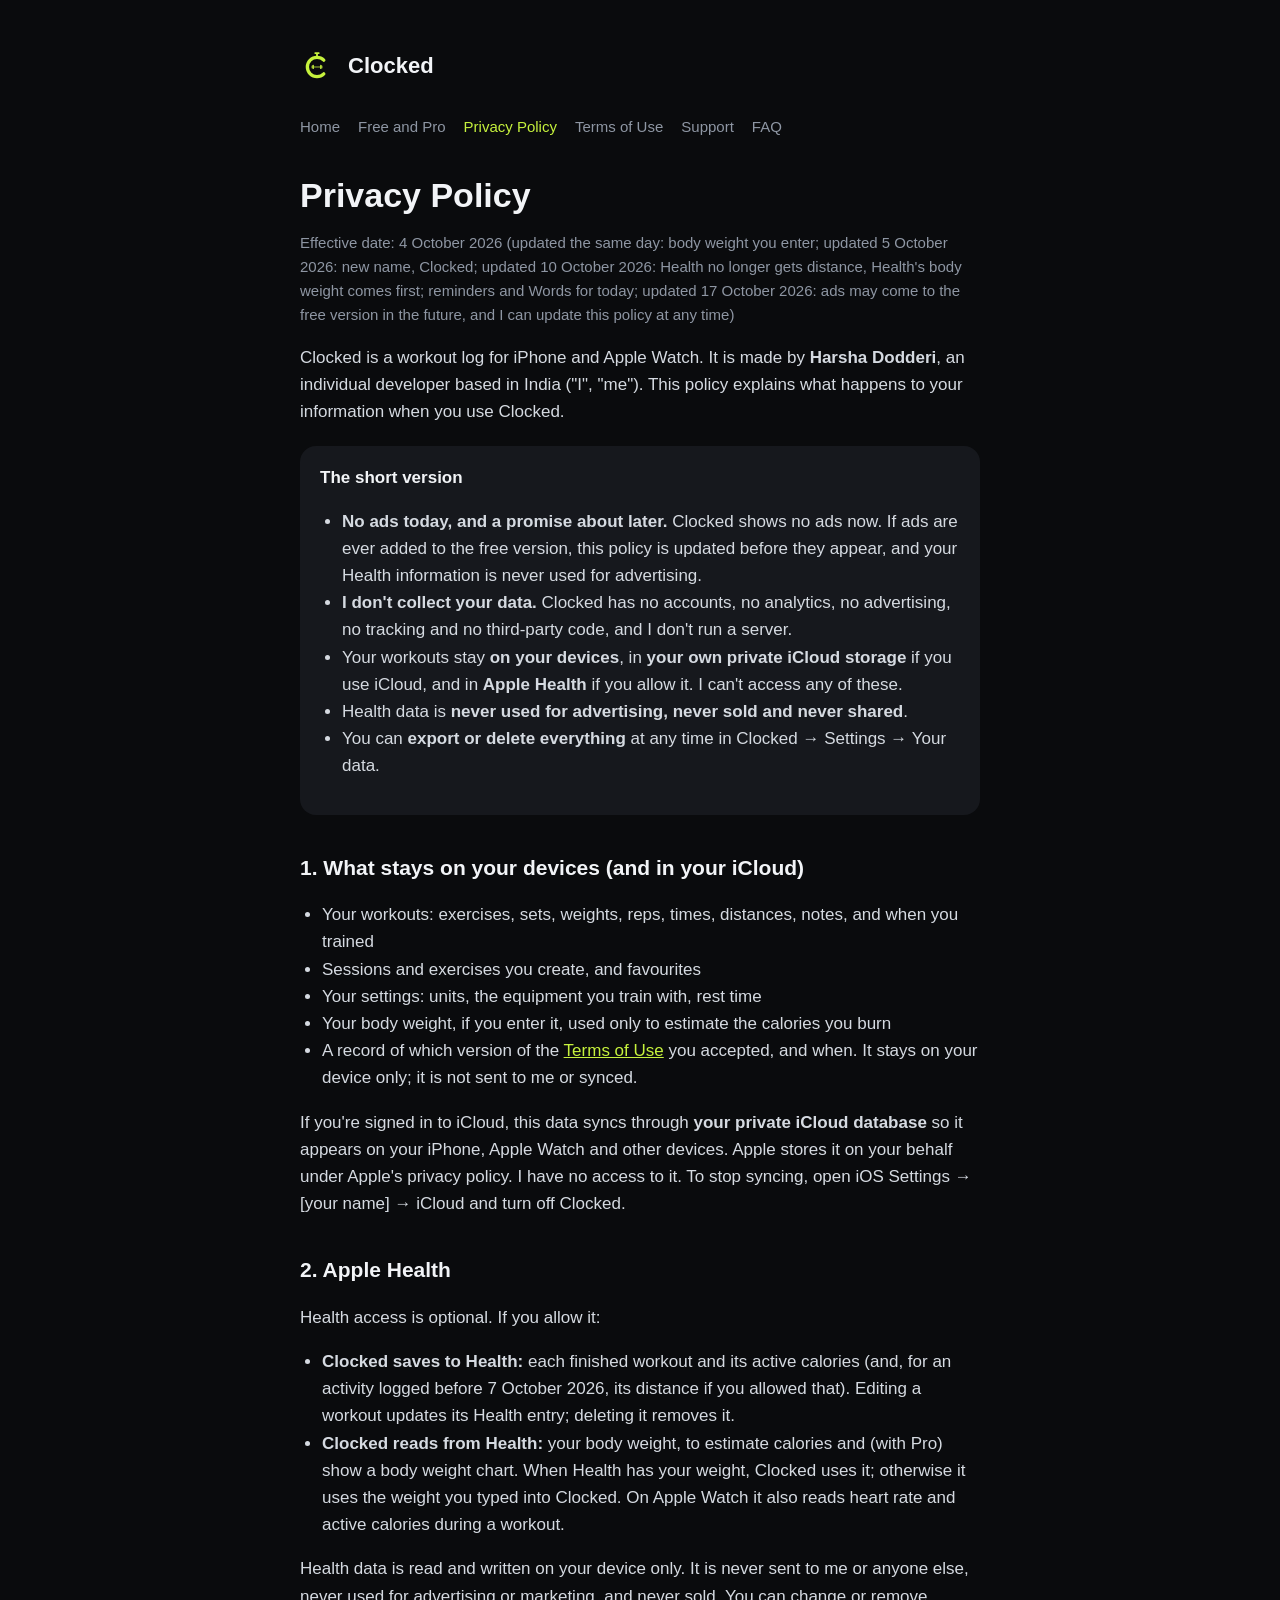
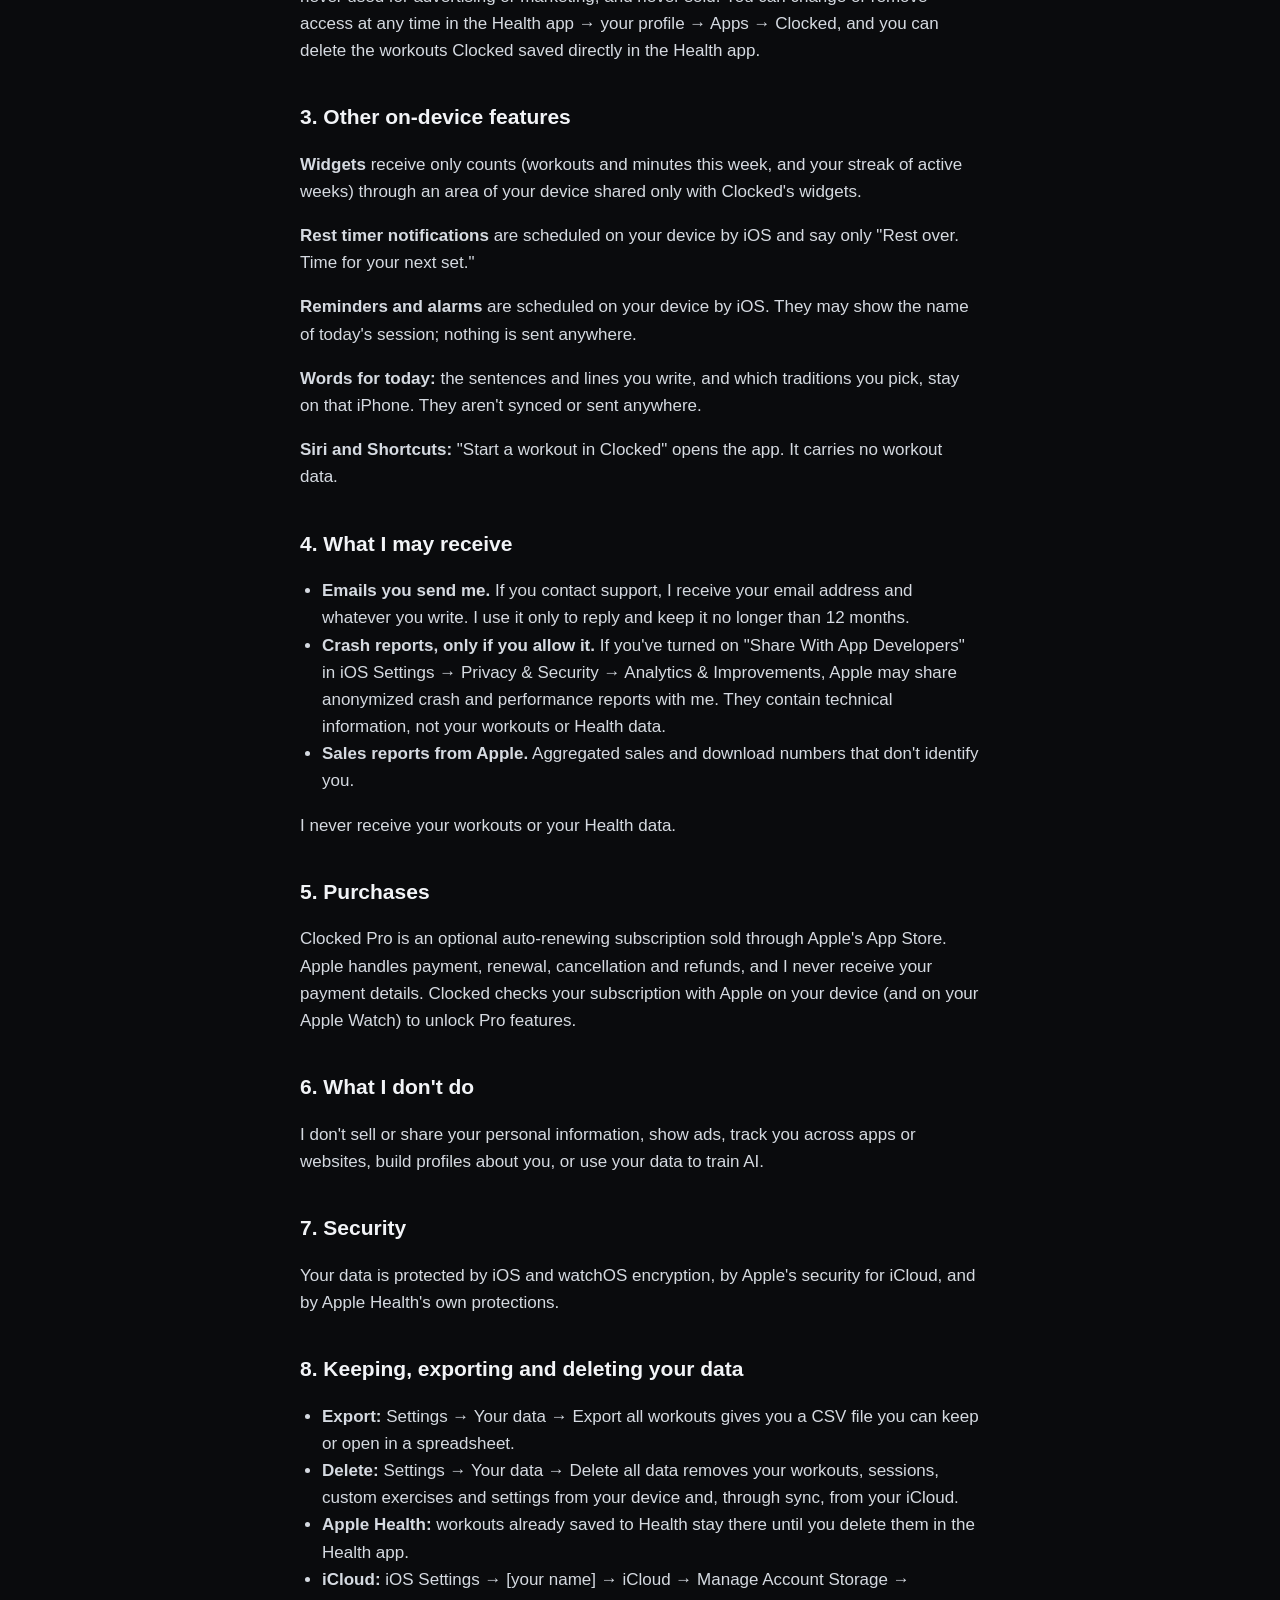
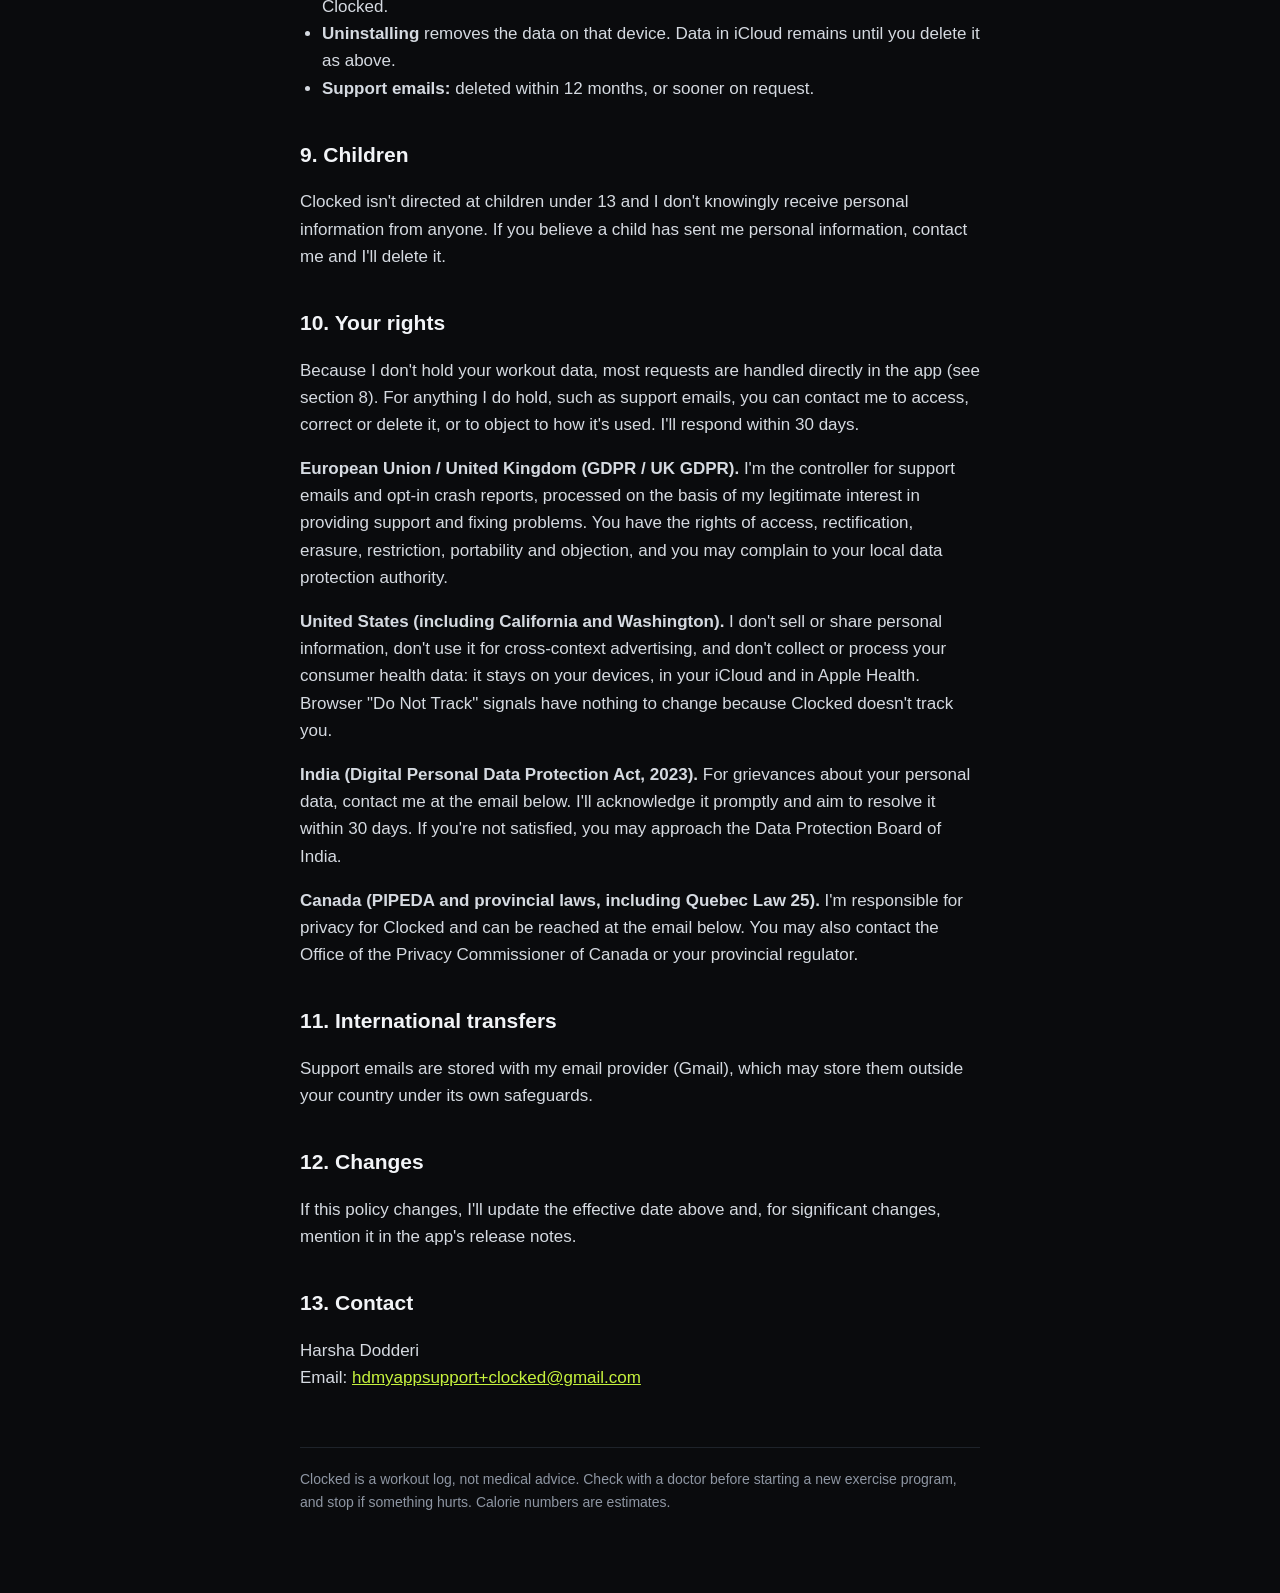
<file: privacy.html>
<!doctype html>
<html lang="en">
<head>
<meta charset="utf-8">
<meta name="viewport" content="width=device-width, initial-scale=1">
<title>Privacy Policy · Clocked</title>
<link rel="icon" href="icon-180.png">
<link rel="apple-touch-icon" href="icon-180.png">
<meta name="description" content="Privacy Policy for Clocked. No accounts, no tracking, no ads.">
<link rel="stylesheet" href="style.css">
</head>
<body>
<main>
<header><svg class="mark" viewBox="0 0 100 100" aria-hidden="true"><path d="M70.03 32.9 A28.32 28.32 0 1 0 70.03 72.96" fill="none" stroke="#C6F23D" stroke-width="9.77" stroke-linecap="round"/><path d="M35.94 52.93 H64.06" fill="none" stroke="#C6F23D" stroke-width="2.34" stroke-linecap="round"/><g fill="#C6F23D"><rect x="47.27" y="13.87" width="5.47" height="6.84" rx="0.98"/><rect x="42.19" y="9.77" width="15.62" height="4.88" rx="2.44"/><rect x="34.38" y="48.87" width="2.34" height="8.12" rx="0.94"/><rect x="37.03" y="46.68" width="3.75" height="12.5" rx="1.41"/><rect x="59.22" y="46.68" width="3.75" height="12.5" rx="1.41"/><rect x="63.28" y="48.87" width="2.34" height="8.12" rx="0.94"/></g></svg><a href="./">Clocked</a></header>
<nav><a href="./">Home</a><a href="free-and-pro.html">Free and Pro</a><a href="privacy.html" aria-current="page">Privacy Policy</a><a href="terms.html">Terms of Use</a><a href="support.html">Support</a><a href="support.html#faq">FAQ</a></nav>
<h1>Privacy Policy</h1>
<p class="meta">Effective date: 4 October 2026 (updated the same day: body weight you enter; updated 5 October 2026: new name, Clocked; updated 10 October 2026: Health no longer gets distance, Health's body weight comes first; reminders and Words for today; updated 17 October 2026: ads may come to the free version in the future, and I can update this policy at any time)</p>
<p>Clocked is a workout log for iPhone and Apple Watch. It is made by <strong>Harsha Dodderi</strong>, an individual developer based in India ("I", "me"). This policy explains what happens to your information when you use Clocked.</p>

<div class="card">
<strong>The short version</strong>
<ul>
<li><strong>No ads today, and a promise about later.</strong> Clocked shows no ads now. If ads are ever added to the free version, this policy is updated before they appear, and your Health information is never used for advertising.</li>
<li><strong>I don't collect your data.</strong> Clocked has no accounts, no analytics, no advertising, no tracking and no third-party code, and I don't run a server.</li>
<li>Your workouts stay <strong>on your devices</strong>, in <strong>your own private iCloud storage</strong> if you use iCloud, and in <strong>Apple Health</strong> if you allow it. I can't access any of these.</li>
<li>Health data is <strong>never used for advertising, never sold and never shared</strong>.</li>
<li>You can <strong>export or delete everything</strong> at any time in Clocked → Settings → Your data.</li>
</ul>
</div>

<h2>1. What stays on your devices (and in your iCloud)</h2>
<ul>
<li>Your workouts: exercises, sets, weights, reps, times, distances, notes, and when you trained</li>
<li>Sessions and exercises you create, and favourites</li>
<li>Your settings: units, the equipment you train with, rest time</li>
<li>Your body weight, if you enter it, used only to estimate the calories you burn</li>
<li>A record of which version of the <a href="terms.html">Terms of Use</a> you accepted, and when. It stays on your device only; it is not sent to me or synced.</li>
</ul>
<p>If you're signed in to iCloud, this data syncs through <strong>your private iCloud database</strong> so it appears on your iPhone, Apple Watch and other devices. Apple stores it on your behalf under Apple's privacy policy. I have no access to it. To stop syncing, open iOS Settings → [your name] → iCloud and turn off Clocked.</p>

<h2>2. Apple Health</h2>
<p>Health access is optional. If you allow it:</p>
<ul>
<li><strong>Clocked saves to Health:</strong> each finished workout and its active calories (and, for an activity logged before 7 October 2026, its distance if you allowed that). Editing a workout updates its Health entry; deleting it removes it.</li>
<li><strong>Clocked reads from Health:</strong> your body weight, to estimate calories and (with Pro) show a body weight chart. When Health has your weight, Clocked uses it; otherwise it uses the weight you typed into Clocked. On Apple Watch it also reads heart rate and active calories during a workout.</li>
</ul>
<p>Health data is read and written on your device only. It is never sent to me or anyone else, never used for advertising or marketing, and never sold. You can change or remove access at any time in the Health app → your profile → Apps → Clocked, and you can delete the workouts Clocked saved directly in the Health app.</p>

<h2>3. Other on-device features</h2>
<p><strong>Widgets</strong> receive only counts (workouts and minutes this week, and your streak of active weeks) through an area of your device shared only with Clocked's widgets.</p>
<p><strong>Rest timer notifications</strong> are scheduled on your device by iOS and say only "Rest over. Time for your next set."</p>
<p><strong>Reminders and alarms</strong> are scheduled on your device by iOS. They may show the name of today's session; nothing is sent anywhere.</p>
<p><strong>Words for today:</strong> the sentences and lines you write, and which traditions you pick, stay on that iPhone. They aren't synced or sent anywhere.</p>
<p><strong>Siri and Shortcuts:</strong> "Start a workout in Clocked" opens the app. It carries no workout data.</p>

<h2>4. What I may receive</h2>
<ul>
<li><strong>Emails you send me.</strong> If you contact support, I receive your email address and whatever you write. I use it only to reply and keep it no longer than 12 months.</li>
<li><strong>Crash reports, only if you allow it.</strong> If you've turned on "Share With App Developers" in iOS Settings → Privacy &amp; Security → Analytics &amp; Improvements, Apple may share anonymized crash and performance reports with me. They contain technical information, not your workouts or Health data.</li>
<li><strong>Sales reports from Apple.</strong> Aggregated sales and download numbers that don't identify you.</li>
</ul>
<p>I never receive your workouts or your Health data.</p>

<h2>5. Purchases</h2>
<p>Clocked Pro is an optional auto-renewing subscription sold through Apple's App Store. Apple handles payment, renewal, cancellation and refunds, and I never receive your payment details. Clocked checks your subscription with Apple on your device (and on your Apple Watch) to unlock Pro features.</p>

<h2>6. What I don't do</h2>
<p>I don't sell or share your personal information, show ads, track you across apps or websites, build profiles about you, or use your data to train AI.</p>

<h2>7. Security</h2>
<p>Your data is protected by iOS and watchOS encryption, by Apple's security for iCloud, and by Apple Health's own protections.</p>

<h2>8. Keeping, exporting and deleting your data</h2>
<ul>
<li><strong>Export:</strong> Settings → Your data → Export all workouts gives you a CSV file you can keep or open in a spreadsheet.</li>
<li><strong>Delete:</strong> Settings → Your data → Delete all data removes your workouts, sessions, custom exercises and settings from your device and, through sync, from your iCloud.</li>
<li><strong>Apple Health:</strong> workouts already saved to Health stay there until you delete them in the Health app.</li>
<li><strong>iCloud:</strong> iOS Settings → [your name] → iCloud → Manage Account Storage → Clocked.</li>
<li><strong>Uninstalling</strong> removes the data on that device. Data in iCloud remains until you delete it as above.</li>
<li><strong>Support emails:</strong> deleted within 12 months, or sooner on request.</li>
</ul>

<h2>9. Children</h2>
<p>Clocked isn't directed at children under 13 and I don't knowingly receive personal information from anyone. If you believe a child has sent me personal information, contact me and I'll delete it.</p>

<h2>10. Your rights</h2>
<p>Because I don't hold your workout data, most requests are handled directly in the app (see section 8). For anything I do hold, such as support emails, you can contact me to access, correct or delete it, or to object to how it's used. I'll respond within 30 days.</p>
<p><strong>European Union / United Kingdom (GDPR / UK GDPR).</strong> I'm the controller for support emails and opt-in crash reports, processed on the basis of my legitimate interest in providing support and fixing problems. You have the rights of access, rectification, erasure, restriction, portability and objection, and you may complain to your local data protection authority.</p>
<p><strong>United States (including California and Washington).</strong> I don't sell or share personal information, don't use it for cross-context advertising, and don't collect or process your consumer health data: it stays on your devices, in your iCloud and in Apple Health. Browser "Do Not Track" signals have nothing to change because Clocked doesn't track you.</p>
<p><strong>India (Digital Personal Data Protection Act, 2023).</strong> For grievances about your personal data, contact me at the email below. I'll acknowledge it promptly and aim to resolve it within 30 days. If you're not satisfied, you may approach the Data Protection Board of India.</p>
<p><strong>Canada (PIPEDA and provincial laws, including Quebec Law 25).</strong> I'm responsible for privacy for Clocked and can be reached at the email below. You may also contact the Office of the Privacy Commissioner of Canada or your provincial regulator.</p>

<h2>11. International transfers</h2>
<p>Support emails are stored with my email provider (Gmail), which may store them outside your country under its own safeguards.</p>

<h2>12. Changes</h2>
<p>If this policy changes, I'll update the effective date above and, for significant changes, mention it in the app's release notes.</p>

<h2>13. Contact</h2>
<p>Harsha Dodderi<br>Email: <a href="mailto:hdmyappsupport+clocked@gmail.com">hdmyappsupport+clocked@gmail.com</a></p>
<footer>Clocked is a workout log, not medical advice. Check with a doctor before starting a new exercise program, and stop if something hurts. Calorie numbers are estimates.</footer>
</main>
</body>
</html>
</file>
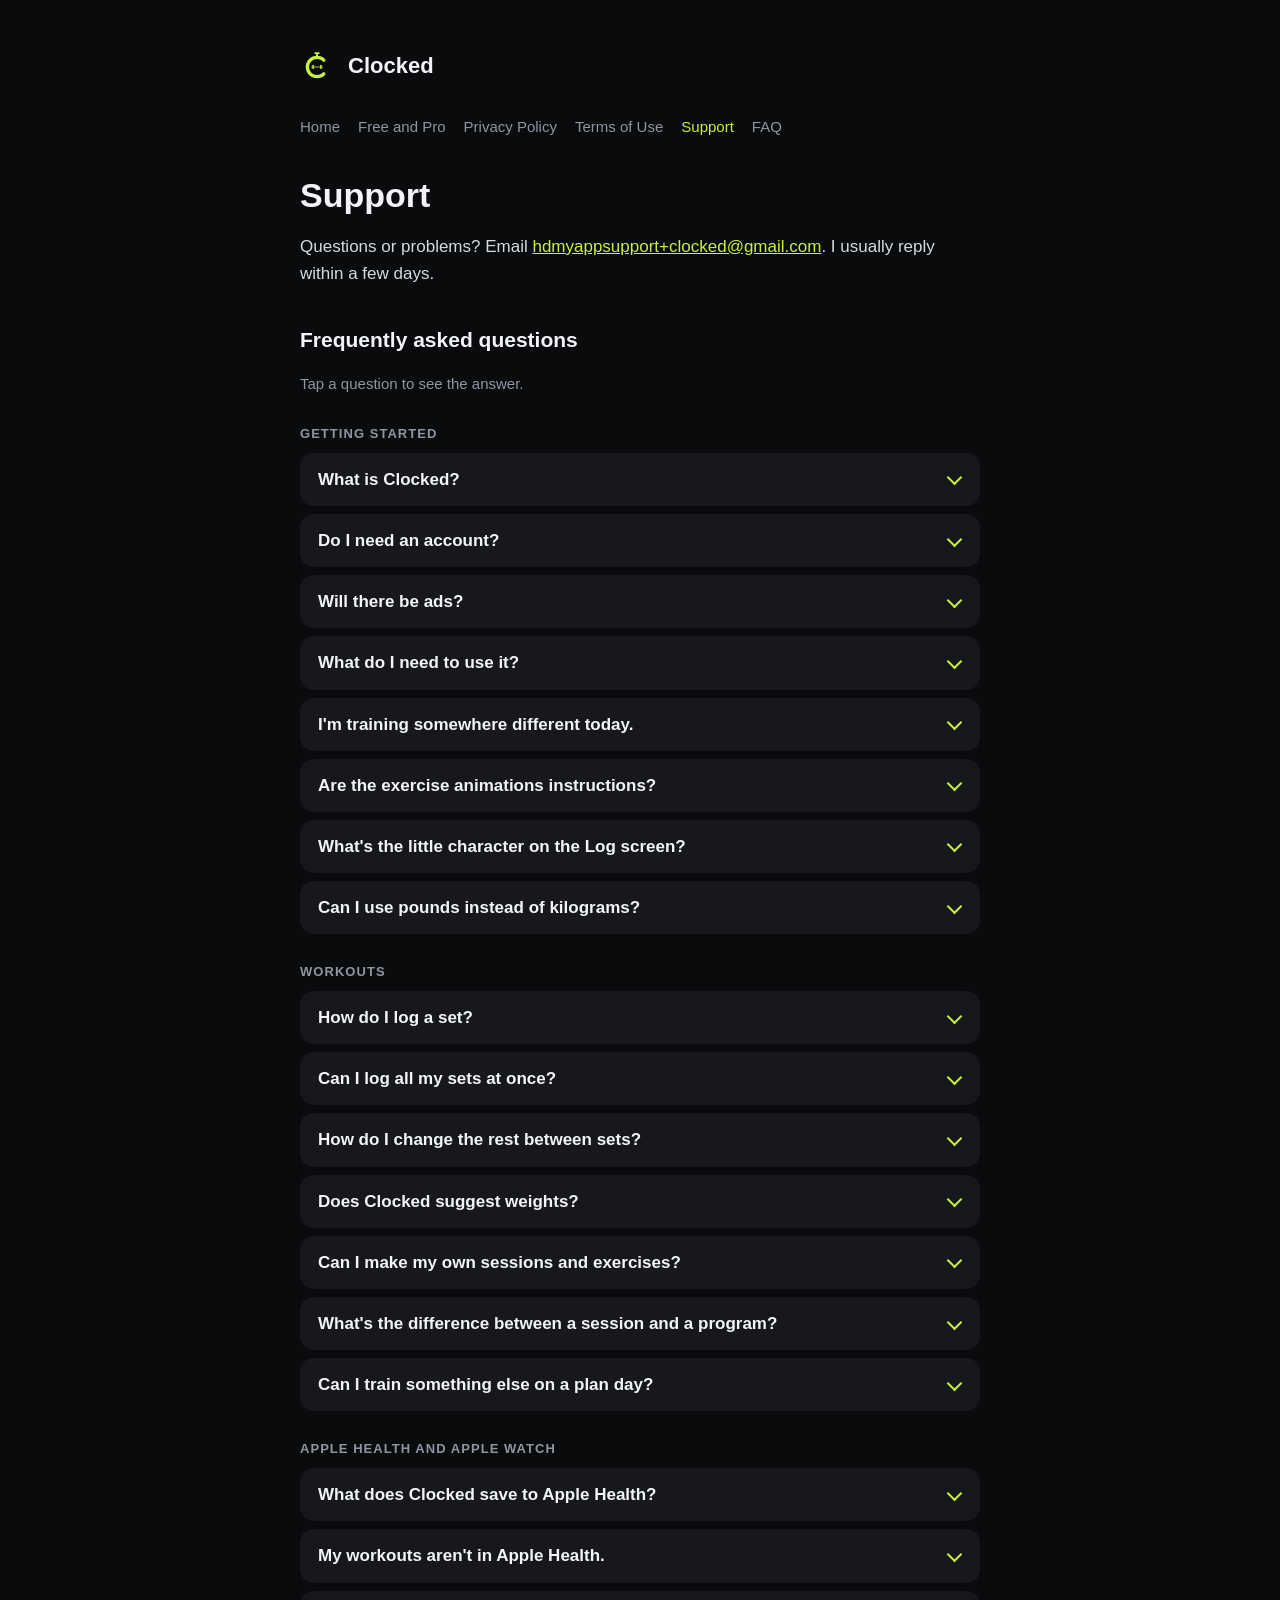
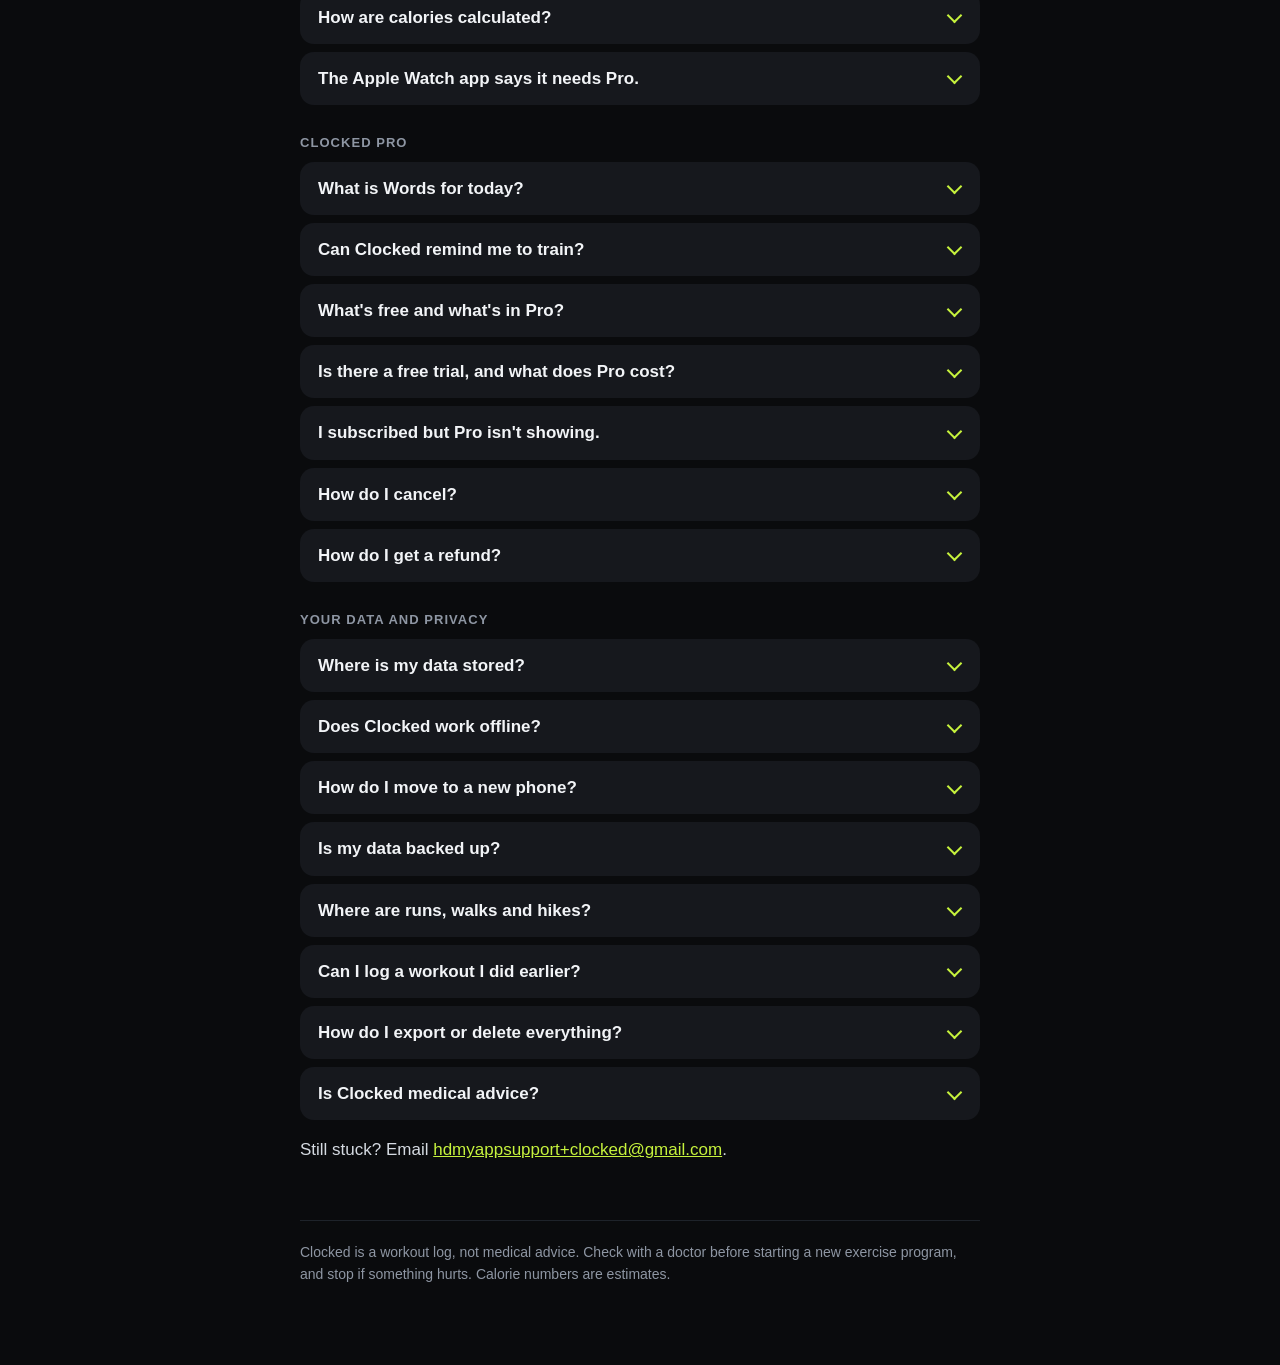
<file: support.html>
<!doctype html>
<html lang="en">
<head>
<meta charset="utf-8">
<meta name="viewport" content="width=device-width, initial-scale=1">
<title>Support · Clocked</title>
<link rel="icon" href="icon-180.png">
<link rel="apple-touch-icon" href="icon-180.png">
<meta name="description" content="Help, frequently asked questions and contact for Clocked.">
<link rel="stylesheet" href="style.css">
</head>
<body>
<main>
<header><svg class="mark" viewBox="0 0 100 100" aria-hidden="true"><path d="M70.03 32.9 A28.32 28.32 0 1 0 70.03 72.96" fill="none" stroke="#C6F23D" stroke-width="9.77" stroke-linecap="round"/><path d="M35.94 52.93 H64.06" fill="none" stroke="#C6F23D" stroke-width="2.34" stroke-linecap="round"/><g fill="#C6F23D"><rect x="47.27" y="13.87" width="5.47" height="6.84" rx="0.98"/><rect x="42.19" y="9.77" width="15.62" height="4.88" rx="2.44"/><rect x="34.38" y="48.87" width="2.34" height="8.12" rx="0.94"/><rect x="37.03" y="46.68" width="3.75" height="12.5" rx="1.41"/><rect x="59.22" y="46.68" width="3.75" height="12.5" rx="1.41"/><rect x="63.28" y="48.87" width="2.34" height="8.12" rx="0.94"/></g></svg><a href="./">Clocked</a></header>
<nav><a href="./">Home</a><a href="free-and-pro.html">Free and Pro</a><a href="privacy.html">Privacy Policy</a><a href="terms.html">Terms of Use</a><a href="support.html" aria-current="page">Support</a><a href="support.html#faq">FAQ</a></nav>
<h1>Support</h1>
<p>Questions or problems? Email <a href="mailto:hdmyappsupport+clocked@gmail.com">hdmyappsupport+clocked@gmail.com</a>. I usually reply within a few days.</p>
<h2 id="faq">Frequently asked questions</h2>
<p class="muted">Tap a question to see the answer.</p>
<div class="faq">
<h3>Getting started</h3>
<details><summary>What is Clocked?</summary><p>A simple workout log for iPhone and Apple Watch, for any kind of training: gym, home, dumbbells or no equipment at all. Pick a ready-made session or build your own, log your sets, and see your progress.</p></details>
<details><summary>Do I need an account?</summary><p>No. There's no sign-up and no login. Your workouts stay on your devices and in your own iCloud.</p></details>
<details><summary>Will there be ads?</summary><p>Not today: Clocked is free and shows no ads. The free version may get ads in the future. If that happens, the Terms and the Privacy Policy are updated first, your health information is never used for ads, and the app asks you to accept the new terms. We can change the terms and the policy at any time.</p></details>
<details><summary>What do I need to use it?</summary><p>An iPhone with iOS 18 or later. The Apple Watch app needs Apple Watch Series 6 or later, SE (2nd generation) or later, or any Ultra (including the first generation), with watchOS 11 or later, and Clocked Pro. Clocked is made for iPhone and Apple Watch; there's no Android version.</p></details>
<details><summary>I'm training somewhere different today.</summary><p>On the Today tab, tap "Training today" and pick No equipment, Dumbbells at home, Kettlebell at home, Bands at home, Simple home gym, Full gym or My kit, or Pick exactly for the exact machines your gym has. Suggestions, sessions and the exercise list follow your choice.</p></details>
<details><summary>Are the exercise animations instructions?</summary><p>No. Every built-in exercise page has a short looping animation that shows the movement. It is a rough reference only: it doesn't show your form, some look odd, and it is not medical advice or personal training. Look the exercise up yourself, ask a qualified trainer, and stop if anything hurts. Each animation has a "Send feedback" button that opens an email to us with the exercise's name filled in. In a workout, the Animation view (next to Guided and List) shows the same animation above the set you are on. Exercises you add yourself have no animation, and nothing animates if Reduce Motion is on. The animations are free for everyone.</p></details>
<details><summary>What's the little character on the Log screen?</summary><p>That's your pet. Tick is there to start; you can pick Clocky, Bean or Bit instead, or turn it off, in You → Your pet. It's ready to go on a training day, cheers when you've trained, naps on rest days, dances when you keep a streak going, and says something when you tap it. It's free, and it stays still if Reduce Motion is on. <a href="./#pets">See them move →</a></p></details>
<details><summary>Can I use pounds instead of kilograms?</summary><p>Yes: You → Kit, units, body weight → Weights in. Everything is shown in the unit you choose.</p></details>
<h3>Workouts</h3>
<details><summary>How do I log a set?</summary><p>In the Guided view, enter what you did and tap Done; the rest timer starts and the next set follows. In the List view, tap the ✓ next to a set. Dimmed numbers are only suggestions until you tap Done or ✓.</p></details>
<details><summary>Can I log all my sets at once?</summary><p>Yes. In the Guided view, "Done all sets" logs the rest of an exercise's sets with the numbers shown. If you tap Finish before ticking anything, Clocked offers "Log all sets as planned".</p></details>
<details><summary>How do I change the rest between sets?</summary><p>On a session's page, tap Change next to Rest: Circuit (5 s between sets, 10 s between exercises), Quick, Standard (the session's own rest), Heavy, or Custom with your own numbers. You can also change it during a rest or in You → Training → Rest. During a rest, add or take off 5 seconds, pause, or skip.</p></details>
<details><summary>Does Clocked suggest weights?</summary><p>Yes, always weights that exist for your equipment, in kg or lb. The first time you do an exercise it starts from how heavy you usually lift (Light, Medium or Heavy, or type your own), set once and changeable in Settings. After that it starts from what you lifted last time and goes up to the next weight when you hit every rep. With "Go up each set" it climbs at most twice in a workout and never by more than a quarter, so light dumbbells stay the same rather than jumping from 5 to 7.5 kg. You can change any set, and − and + move to the next real weight.</p></details>
<details><summary>Can I make my own sessions and exercises?</summary><p>Yes. In the Library, tap Create a session, pick exercises and Save, from any of the 612 exercises. To add an exercise that isn't in the list, tap New exercise in the exercise list. Free: Full body A, B and C (they follow your kit) plus up to 3 sessions you build yourself. With Pro, sessions are unlimited and you can also save any ready-made session with Add to my sessions. Deleted Full body A, B or C? Restore it any time from Library → Your sessions.</p></details>
<details><summary>What's the difference between a session and a program?</summary><p>A session is one workout: a list of exercises. A program is a few sessions that take turns through your week or month, like Push, Pull and Legs, or a 4-week progression. Open one in Library → Programs (or the Programs row on Plan) to see its sessions and the week it would give you for your kit, then tap Add to plan, or pick one under Program when you start a plan. To make your own, tap Create your own program and add sessions in the order you want them to take turns (planning and programs are part of Pro).</p></details>
<details><summary>Can I train something else on a plan day?</summary><p>Yes, with Pro. On the Today tab, tap Pick another on today's plan. Nothing changes until you finish a workout: if you do, today counts as done and the planned session comes round on its next day (the card tells you when). Back to it returns to the plan. Any workout you finish on a plan day counts, a run too.</p></details>
<h3>Apple Health and Apple Watch</h3>
<details><summary>What does Clocked save to Apple Health?</summary><p>Each finished workout and its active calories. It reads your body weight to estimate calories. Nothing is saved without your permission.</p></details>
<details><summary>My workouts aren't in Apple Health.</summary><p>Open the Health app → your profile → Apps → Clocked and turn on the categories. The next time you open Clocked, every workout that isn't in Health yet is saved there, including ones from earlier that day, so Fitness adds up your whole day.</p></details>
<details><summary>How are calories calculated?</summary><p>On Apple Watch they're measured by the Watch. On iPhone they're estimated as (activity MET − 1) × your body weight × time. Clocked uses your weight in Apple Health when it has one (shown in You → Kit, units, body weight; change it in the Health app), otherwise the weight you type there, or 70 kg if it has neither.</p></details>
<details><summary>The Apple Watch app says it needs Pro.</summary><p>The Watch app is part of Clocked Pro. Subscribe or restore in Clocked on your iPhone (You → Clocked Pro), signed in to the same Apple Account, then tap Check again on the Watch.</p></details>
<h3>Clocked Pro</h3>
<details><summary>What is Words for today?</summary><p>A card on the Today tab with two sides. Quote of the day shows one line a day from the traditions you tick in You → Words for today (philosophers and strategists to start; also Hinduism, Christianity, Islam, Judaism and secular), or from sentences you add yourself. Manifest gives you a line to repeat: tap or hold to count each time you say it. The verses and quotes are our own plain wording of old public-domain sources, not copied from a modern translation. You can hide either side, and it's free.</p></details>
<details><summary>Can Clocked remind me to train?</summary><p>Yes. You → Reminders: a notification or an alarm (on iOS 26.1 and later) at the times you pick for each day, free. With Pro, reminders can follow your plan: before each plan day, a nudge, "Missed it?" if you haven't trained, and rest days. By default they skip a day you've already trained.</p></details>
<details><summary>What's free and what's in Pro?</summary><p>Free, always: logging any workout with any exercise, Full body sessions for every kit, in versions that take turns each day (no equipment, dumbbells, kettlebell, bands, gym, jump rope, medicine ball and TRX), today's suggestion with Pick another going round your sessions, Guided workouts, suggested weights, records, history, sharing your progress, Words for today, Breathe, reminders on your days, Apple Health, iCloud sync, backups, export and delete, your pet, and up to 3 sessions you build yourself.</p><p>Pro adds every other ready-made session and program, Pick another through every ready-made session for your kit (the body area you trained longest ago first), saving ready-made sessions, unlimited sessions, planning your week and month, your own programs, progress charts, the Apple Watch app and widgets. Pro sessions are marked Pro, and you can open them to see what's inside.</p><p><a href="free-and-pro.html">The full list, side by side →</a></p></details>
<details><summary>Is there a free trial, and what does Pro cost?</summary><p>New subscribers get the first month free. Prices are shown in the app before you subscribe, in your local currency, with monthly and yearly plans. Cancel at least 24 hours before the trial ends and you won't be charged.</p></details>
<details><summary>I subscribed but Pro isn't showing.</summary><p>Open Clocked → You → Restore purchases, signed in to the same Apple Account you subscribed with.</p></details>
<details><summary>How do I cancel?</summary><p>iPhone Settings → your name → Subscriptions → Clocked, or Clocked → You → Clocked Pro → Manage subscription.</p></details>
<details><summary>How do I get a refund?</summary><p>Purchases are handled by Apple. Request a refund at <a href="https://reportaproblem.apple.com">reportaproblem.apple.com</a>.</p></details>
<h3>Your data and privacy</h3>
<details><summary>Where is my data stored?</summary><p>On your devices and in your own private iCloud. I can't see it, and there are no analytics, ads or trackers. The <a href="privacy.html">Privacy Policy</a> has the details.</p></details>
<details><summary>Does Clocked work offline?</summary><p>Yes. Everything you log is saved on your device straight away; iCloud syncs it to your other devices when you're back online.</p></details>
<details><summary>How do I move to a new phone?</summary><p>Sign in to the same iCloud account on the new iPhone and install Clocked. Your workouts and sessions sync automatically. You can also keep a backup file: You → Your data · About → Back up to iCloud Drive, then Restore from a backup on the new phone.</p></details>
<details><summary>Is my data backed up?</summary><p>Yes. With iCloud on (You → Your data · About shows it), every workout, session and setting is saved to your own iCloud as you go. For an extra copy, Back up to iCloud Drive saves every workout as one CSV file; Restore from a backup brings it back on any iPhone without doubling workouts you already have.</p></details>
<details><summary>Where are runs, walks and hikes?</summary><p>Clocked is for strength and gym sessions, so it doesn't log runs, walks, rides, swims or hikes. Apple's Workout app records them with GPS and heart rate, and they show in Fitness and Apple Health next to your Clocked workouts. Gym cardio machines (treadmill, bikes, rower, elliptical, stair climber) are still exercises you can add to a session.</p></details>
<details><summary>Can I log a workout I did earlier?</summary><p>Yes, free. Tap + on the Progress tab → Log a past workout. Pick the day and time, then a session or exercises; the sets come filled in from last time, so change what was different and Save. It goes to Apple Health too.</p></details>
<details><summary>How do I export or delete everything?</summary><p>Clocked → You → Your data · About. Share as CSV gives you a file for spreadsheets, Back up to iCloud Drive saves one you can restore; Delete all data removes everything from your devices and iCloud. Workouts saved to Apple Health stay there until you delete them in the Health app.</p></details>
<details><summary>Is Clocked medical advice?</summary><p>No. Clocked is a workout log. Check with a doctor before starting a new exercise program, and stop if something hurts. See the <a href="terms.html">Terms of Use</a>.</p></details>
</div>
<p class="more">Still stuck? Email <a href="mailto:hdmyappsupport+clocked@gmail.com">hdmyappsupport+clocked@gmail.com</a>.</p>
<footer>Clocked is a workout log, not medical advice. Check with a doctor before starting a new exercise program, and stop if something hurts. Calorie numbers are estimates.</footer>
</main>
</body>
</html>
</file>
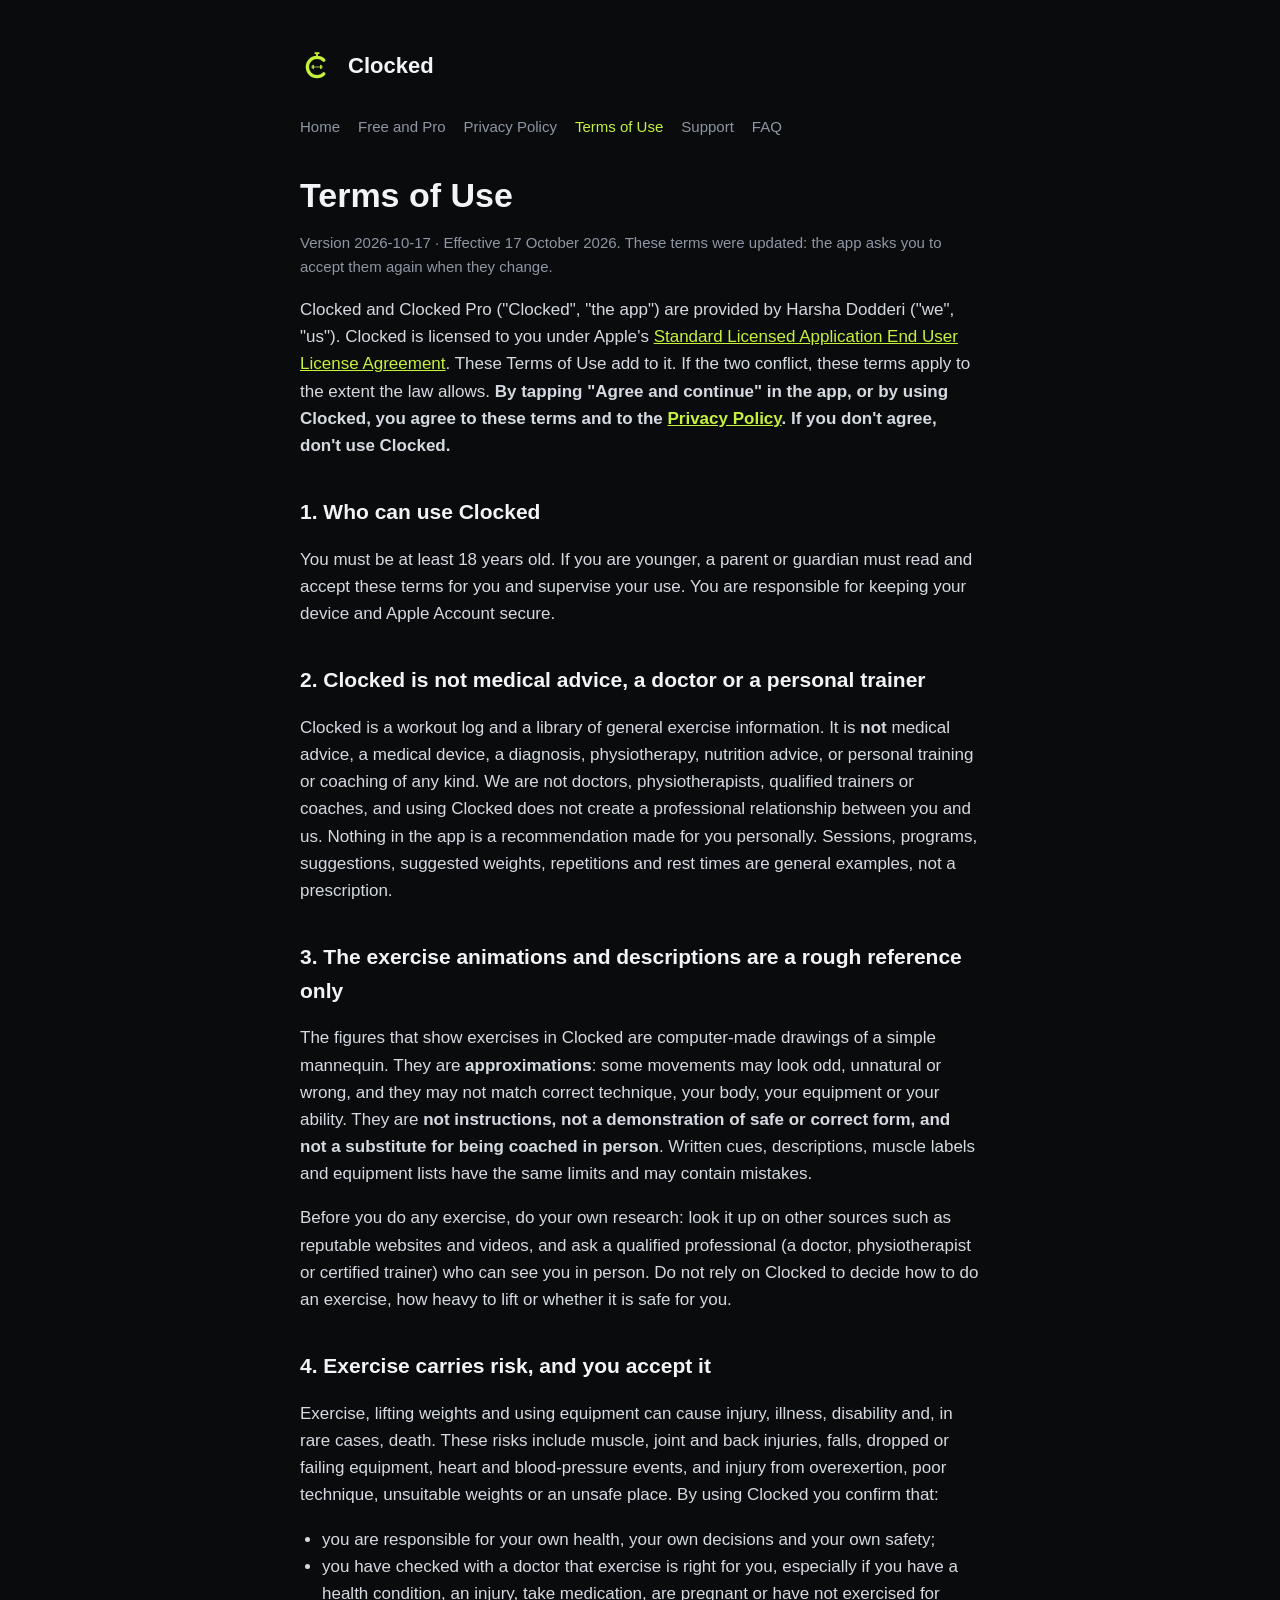
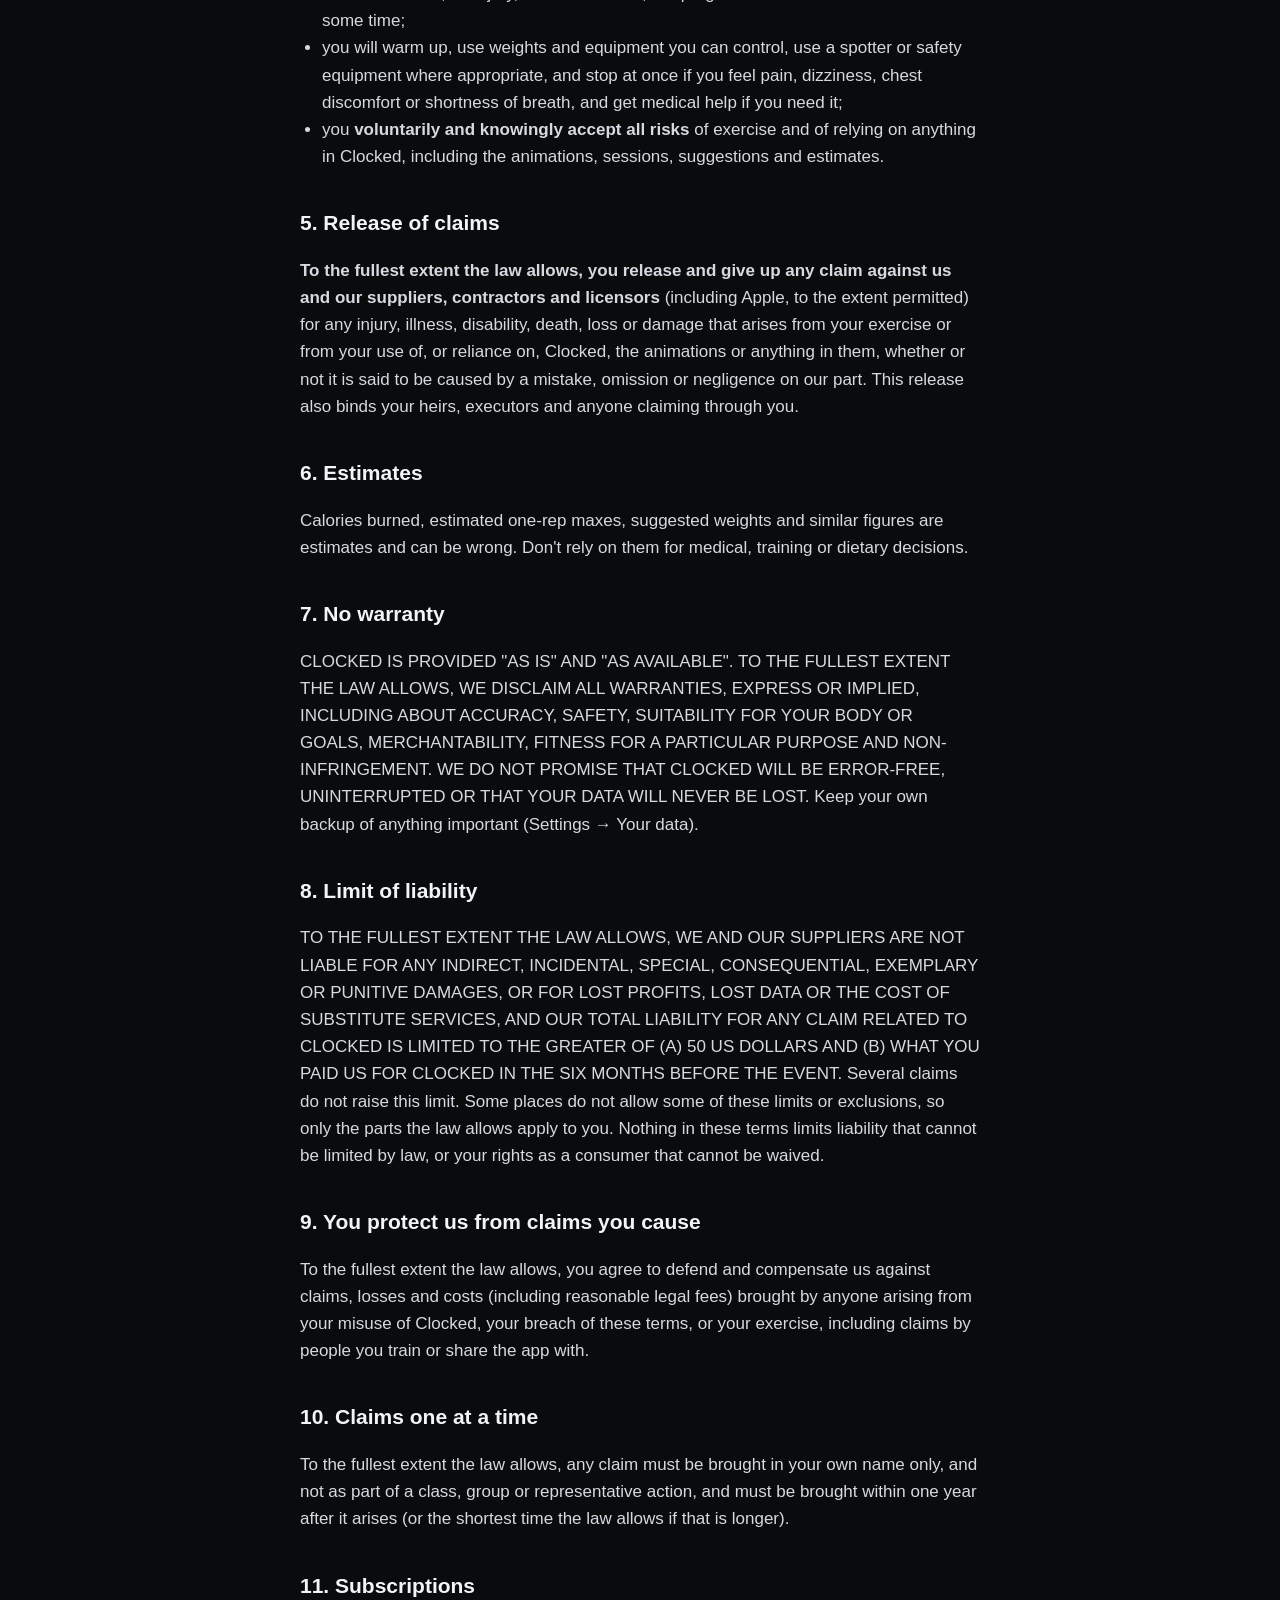
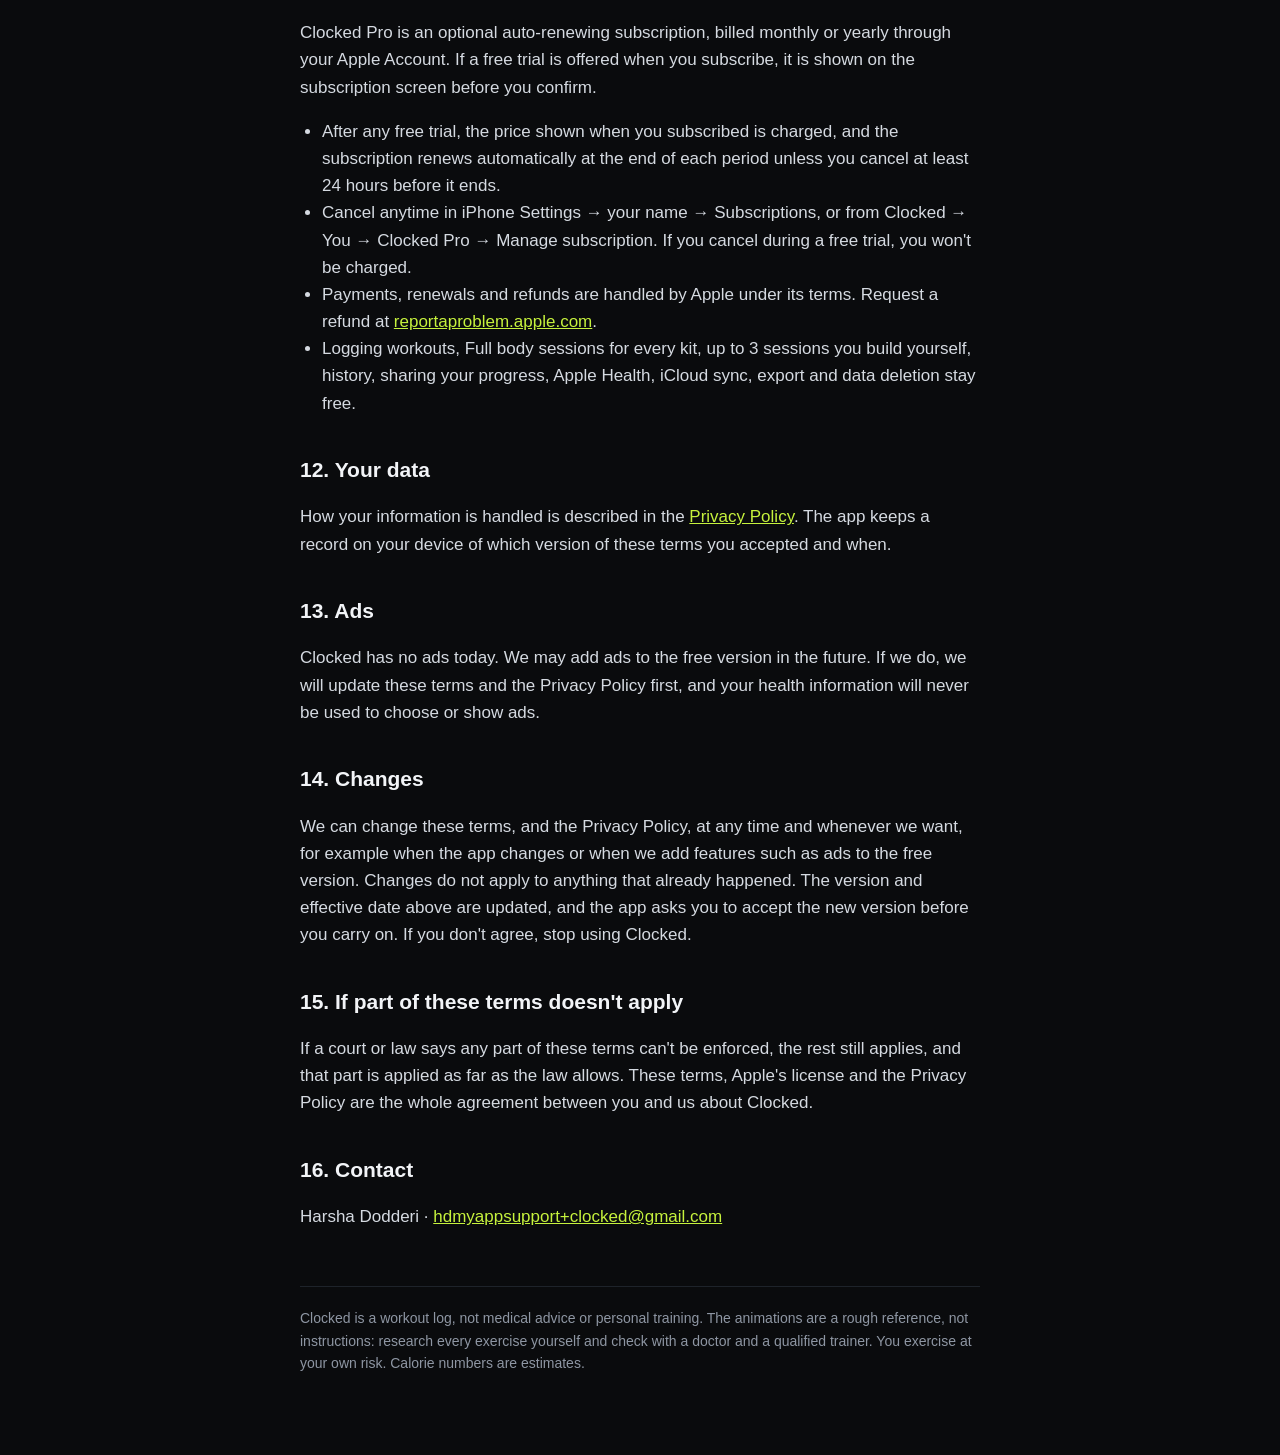
<file: terms.html>
<!doctype html>
<html lang="en">
<head>
<meta charset="utf-8">
<meta name="viewport" content="width=device-width, initial-scale=1">
<title>Terms of Use · Clocked</title>
<link rel="icon" href="icon-180.png">
<link rel="apple-touch-icon" href="icon-180.png">
<meta name="description" content="Terms of Use for Clocked and Clocked Pro.">
<link rel="stylesheet" href="style.css">
</head>
<body>
<main>
<header><svg class="mark" viewBox="0 0 100 100" aria-hidden="true"><path d="M70.03 32.9 A28.32 28.32 0 1 0 70.03 72.96" fill="none" stroke="#C6F23D" stroke-width="9.77" stroke-linecap="round"/><path d="M35.94 52.93 H64.06" fill="none" stroke="#C6F23D" stroke-width="2.34" stroke-linecap="round"/><g fill="#C6F23D"><rect x="47.27" y="13.87" width="5.47" height="6.84" rx="0.98"/><rect x="42.19" y="9.77" width="15.62" height="4.88" rx="2.44"/><rect x="34.38" y="48.87" width="2.34" height="8.12" rx="0.94"/><rect x="37.03" y="46.68" width="3.75" height="12.5" rx="1.41"/><rect x="59.22" y="46.68" width="3.75" height="12.5" rx="1.41"/><rect x="63.28" y="48.87" width="2.34" height="8.12" rx="0.94"/></g></svg><a href="./">Clocked</a></header>
<nav><a href="./">Home</a><a href="free-and-pro.html">Free and Pro</a><a href="privacy.html">Privacy Policy</a><a href="terms.html" aria-current="page">Terms of Use</a><a href="support.html">Support</a><a href="support.html#faq">FAQ</a></nav>
<h1>Terms of Use</h1>
<p class="meta">Version 2026-10-17 · Effective 17 October 2026. These terms were updated: the app asks you to accept them again when they change.</p>
<p>Clocked and Clocked Pro ("Clocked", "the app") are provided by Harsha Dodderi ("we", "us"). Clocked is licensed to you under Apple's <a href="https://www.apple.com/legal/internet-services/itunes/dev/stdeula/">Standard Licensed Application End User License Agreement</a>. These Terms of Use add to it. If the two conflict, these terms apply to the extent the law allows. <strong>By tapping "Agree and continue" in the app, or by using Clocked, you agree to these terms and to the <a href="privacy.html">Privacy Policy</a>. If you don't agree, don't use Clocked.</strong></p>

<h2>1. Who can use Clocked</h2>
<p>You must be at least 18 years old. If you are younger, a parent or guardian must read and accept these terms for you and supervise your use. You are responsible for keeping your device and Apple Account secure.</p>

<h2>2. Clocked is not medical advice, a doctor or a personal trainer</h2>
<p>Clocked is a workout log and a library of general exercise information. It is <strong>not</strong> medical advice, a medical device, a diagnosis, physiotherapy, nutrition advice, or personal training or coaching of any kind. We are not doctors, physiotherapists, qualified trainers or coaches, and using Clocked does not create a professional relationship between you and us. Nothing in the app is a recommendation made for you personally. Sessions, programs, suggestions, suggested weights, repetitions and rest times are general examples, not a prescription.</p>

<h2>3. The exercise animations and descriptions are a rough reference only</h2>
<p>The figures that show exercises in Clocked are computer-made drawings of a simple mannequin. They are <strong>approximations</strong>: some movements may look odd, unnatural or wrong, and they may not match correct technique, your body, your equipment or your ability. They are <strong>not instructions, not a demonstration of safe or correct form, and not a substitute for being coached in person</strong>. Written cues, descriptions, muscle labels and equipment lists have the same limits and may contain mistakes.</p>
<p>Before you do any exercise, do your own research: look it up on other sources such as reputable websites and videos, and ask a qualified professional (a doctor, physiotherapist or certified trainer) who can see you in person. Do not rely on Clocked to decide how to do an exercise, how heavy to lift or whether it is safe for you.</p>

<h2>4. Exercise carries risk, and you accept it</h2>
<p>Exercise, lifting weights and using equipment can cause injury, illness, disability and, in rare cases, death. These risks include muscle, joint and back injuries, falls, dropped or failing equipment, heart and blood-pressure events, and injury from overexertion, poor technique, unsuitable weights or an unsafe place. By using Clocked you confirm that:</p>
<ul>
<li>you are responsible for your own health, your own decisions and your own safety;</li>
<li>you have checked with a doctor that exercise is right for you, especially if you have a health condition, an injury, take medication, are pregnant or have not exercised for some time;</li>
<li>you will warm up, use weights and equipment you can control, use a spotter or safety equipment where appropriate, and stop at once if you feel pain, dizziness, chest discomfort or shortness of breath, and get medical help if you need it;</li>
<li>you <strong>voluntarily and knowingly accept all risks</strong> of exercise and of relying on anything in Clocked, including the animations, sessions, suggestions and estimates.</li>
</ul>

<h2>5. Release of claims</h2>
<p><strong>To the fullest extent the law allows, you release and give up any claim against us and our suppliers, contractors and licensors</strong> (including Apple, to the extent permitted) for any injury, illness, disability, death, loss or damage that arises from your exercise or from your use of, or reliance on, Clocked, the animations or anything in them, whether or not it is said to be caused by a mistake, omission or negligence on our part. This release also binds your heirs, executors and anyone claiming through you.</p>

<h2>6. Estimates</h2>
<p>Calories burned, estimated one-rep maxes, suggested weights and similar figures are estimates and can be wrong. Don't rely on them for medical, training or dietary decisions.</p>

<h2>7. No warranty</h2>
<p>CLOCKED IS PROVIDED "AS IS" AND "AS AVAILABLE". TO THE FULLEST EXTENT THE LAW ALLOWS, WE DISCLAIM ALL WARRANTIES, EXPRESS OR IMPLIED, INCLUDING ABOUT ACCURACY, SAFETY, SUITABILITY FOR YOUR BODY OR GOALS, MERCHANTABILITY, FITNESS FOR A PARTICULAR PURPOSE AND NON-INFRINGEMENT. WE DO NOT PROMISE THAT CLOCKED WILL BE ERROR-FREE, UNINTERRUPTED OR THAT YOUR DATA WILL NEVER BE LOST. Keep your own backup of anything important (Settings → Your data).</p>

<h2>8. Limit of liability</h2>
<p>TO THE FULLEST EXTENT THE LAW ALLOWS, WE AND OUR SUPPLIERS ARE NOT LIABLE FOR ANY INDIRECT, INCIDENTAL, SPECIAL, CONSEQUENTIAL, EXEMPLARY OR PUNITIVE DAMAGES, OR FOR LOST PROFITS, LOST DATA OR THE COST OF SUBSTITUTE SERVICES, AND OUR TOTAL LIABILITY FOR ANY CLAIM RELATED TO CLOCKED IS LIMITED TO THE GREATER OF (A) 50 US DOLLARS AND (B) WHAT YOU PAID US FOR CLOCKED IN THE SIX MONTHS BEFORE THE EVENT. Several claims do not raise this limit. Some places do not allow some of these limits or exclusions, so only the parts the law allows apply to you. Nothing in these terms limits liability that cannot be limited by law, or your rights as a consumer that cannot be waived.</p>

<h2>9. You protect us from claims you cause</h2>
<p>To the fullest extent the law allows, you agree to defend and compensate us against claims, losses and costs (including reasonable legal fees) brought by anyone arising from your misuse of Clocked, your breach of these terms, or your exercise, including claims by people you train or share the app with.</p>

<h2>10. Claims one at a time</h2>
<p>To the fullest extent the law allows, any claim must be brought in your own name only, and not as part of a class, group or representative action, and must be brought within one year after it arises (or the shortest time the law allows if that is longer).</p>

<h2>11. Subscriptions</h2>
<p>Clocked Pro is an optional auto-renewing subscription, billed monthly or yearly through your Apple Account. If a free trial is offered when you subscribe, it is shown on the subscription screen before you confirm.</p>
<ul>
<li>After any free trial, the price shown when you subscribed is charged, and the subscription renews automatically at the end of each period unless you cancel at least 24 hours before it ends.</li>
<li>Cancel anytime in iPhone Settings → your name → Subscriptions, or from Clocked → You → Clocked Pro → Manage subscription. If you cancel during a free trial, you won't be charged.</li>
<li>Payments, renewals and refunds are handled by Apple under its terms. Request a refund at <a href="https://reportaproblem.apple.com">reportaproblem.apple.com</a>.</li>
<li>Logging workouts, Full body sessions for every kit, up to 3 sessions you build yourself, history, sharing your progress, Apple Health, iCloud sync, export and data deletion stay free.</li>
</ul>

<h2>12. Your data</h2>
<p>How your information is handled is described in the <a href="privacy.html">Privacy Policy</a>. The app keeps a record on your device of which version of these terms you accepted and when.</p>

<h2>13. Ads</h2>
<p>Clocked has no ads today. We may add ads to the free version in the future. If we do, we will update these terms and the Privacy Policy first, and your health information will never be used to choose or show ads.</p>

<h2>14. Changes</h2>
<p>We can change these terms, and the Privacy Policy, at any time and whenever we want, for example when the app changes or when we add features such as ads to the free version. Changes do not apply to anything that already happened. The version and effective date above are updated, and the app asks you to accept the new version before you carry on. If you don't agree, stop using Clocked.</p>

<h2>15. If part of these terms doesn't apply</h2>
<p>If a court or law says any part of these terms can't be enforced, the rest still applies, and that part is applied as far as the law allows. These terms, Apple's license and the Privacy Policy are the whole agreement between you and us about Clocked.</p>

<h2>16. Contact</h2>
<p>Harsha Dodderi · <a href="mailto:hdmyappsupport+clocked@gmail.com">hdmyappsupport+clocked@gmail.com</a></p>
<footer>Clocked is a workout log, not medical advice or personal training. The animations are a rough reference, not instructions: research every exercise yourself and check with a doctor and a qualified trainer. You exercise at your own risk. Calorie numbers are estimates.</footer>
</main>
</body>
</html>
</file>
<file: style.css>
:root {
  --bg: #0A0B0D; --card: #16181D; --text: #F2F4F7; --muted: #8E96A3; --accent: #C6F23D;
}
* { box-sizing: border-box; }
html { -webkit-text-size-adjust: 100%; }
body {
  margin: 0; background: var(--bg); color: var(--text);
  font: 17px/1.6 -apple-system, BlinkMacSystemFont, "SF Pro Text", "Segoe UI", Roboto, sans-serif;
}
main { max-width: 720px; margin: 0 auto; padding: 48px 20px 80px; }
header { display: flex; align-items: center; gap: 14px; margin-bottom: 32px; }
header a { color: var(--text); text-decoration: none; font-weight: 700; font-size: 22px; }
.mark { width: 34px; height: 34px; }
nav { display: flex; flex-wrap: wrap; gap: 8px 18px; margin: 0 0 36px; }
nav a { color: var(--muted); text-decoration: none; font-size: 15px; }
nav a:hover, nav a[aria-current] { color: var(--accent); }
h1 { font-size: 34px; line-height: 1.2; margin: 0 0 8px; }
h2 { font-size: 21px; margin: 36px 0 8px; }
p, li { color: #D5DAE1; }
.muted, .meta { color: var(--muted); font-size: 15px; }
a { color: var(--accent); }
.card { background: var(--card); border-radius: 16px; padding: 18px 20px; margin: 20px 0; }
ul { padding-left: 22px; }
.hero { text-align: center; padding: 40px 0 8px; }
.hero .mark { width: 96px; height: 96px; }
.hero h1 { font-size: 44px; margin-top: 16px; }
.features { display: grid; gap: 10px; margin: 24px 0; padding: 0; list-style: none; }
.features li { background: var(--card); border-radius: 14px; padding: 12px 16px; color: var(--text); }
.links { display: grid; gap: 12px; margin-top: 36px; }
.links a { display: block; background: var(--card); border-radius: 16px; padding: 16px 20px; color: var(--text); text-decoration: none; font-weight: 600; }
.links a span { display: block; color: var(--muted); font-weight: 400; font-size: 15px; }
footer { margin-top: 56px; color: var(--muted); font-size: 14px; border-top: 1px solid #1E232A; padding-top: 20px; }
.faq { margin: 8px 0 0; }
.faq h3 { font-size: 13px; font-weight: 700; letter-spacing: 0.08em; text-transform: uppercase; color: var(--muted); margin: 28px 0 8px; }
.faq details { background: var(--card); border-radius: 14px; margin: 8px 0; }
.faq summary { list-style: none; cursor: pointer; position: relative; min-height: 48px; padding: 13px 48px 13px 18px; font-weight: 600; color: var(--text); border-radius: 14px; }
.faq summary::-webkit-details-marker { display: none; }
.faq summary::after { content: ""; position: absolute; right: 20px; top: 50%; width: 9px; height: 9px; margin-top: -7px; border-right: 2px solid var(--accent); border-bottom: 2px solid var(--accent); transform: rotate(45deg); transition: transform 0.2s ease; }
.faq details[open] summary::after { margin-top: -2px; transform: rotate(-135deg); }
.faq summary:hover { color: var(--accent); }
.faq summary:focus-visible { outline: 2px solid var(--accent); outline-offset: 2px; }
.faq details > p, .faq details > ul { margin: 0; padding: 0 18px 16px; }
.faq details > ul { padding-left: 40px; }
.faq details > p + p { padding-top: 0; margin-top: -6px; }
.more { margin: 16px 0 0; }
/* Pets: one hops across the stage, turns round at the edges and spins into the next every 3 seconds (Tick, Clocky,
   Bean, Bit); the lineup bobs and blinks. CSS only, still with Reduce Motion. */
.pet-stage { position: relative; height: 220px; background: var(--card); border-radius: 16px; margin: 16px 0 12px; overflow: hidden; }
.pet-stage::after { content: ""; position: absolute; left: 16px; right: 16px; bottom: 30px; height: 2px; border-radius: 1px; background: #22262E; }
.pet-runner { position: absolute; bottom: 24px; left: 12px; width: 124px; height: 124px; animation: pet-run 12s ease-in-out infinite; }
.pet-hop { position: relative; width: 100%; height: 100%; transform-origin: 50% 100%; animation: pet-hop .75s cubic-bezier(.3, 0, .7, 1) infinite; }
.pet-layer { position: absolute; inset: 0; opacity: 0; transform-origin: 50% 70%;
  animation: pet-turn 12s steps(1, end) infinite, pet-arrive 3s ease-out infinite; }
.pet-layer.pet-tick { opacity: 1; animation-delay: 0s, 0s; }
.pet-layer.pet-clocky { animation-delay: -9s, 0s; }
.pet-layer.pet-bean { animation-delay: -6s, 0s; }
.pet-layer.pet-bit { animation-delay: -3s, 0s; }
.pet-svg { display: block; width: 100%; height: 100%; overflow: visible; }
.pet-stage .arm-l, .pet-stage .arm-r { transform-box: view-box; }
.pet-stage .arm-l { animation: pet-wave-l .75s ease-in-out infinite; }
.pet-stage .arm-r { animation: pet-wave-r .75s ease-in-out infinite; }
.pet-stage .pet-bit .arm-l, .pet-stage .pet-bit .arm-r { animation-name: pet-pixel-arm; animation-timing-function: steps(2, jump-none); }
.pet-stage .lift { animation: pet-lift .75s ease-in-out infinite; }
.pet-poof { position: absolute; left: 50%; top: 52%; width: 84px; height: 84px; margin: -42px 0 0 -42px; border-radius: 50%;
  border: 3px solid var(--accent); opacity: 0; animation: pet-poof 3s ease-out infinite; }
.pet-lineup { display: grid; grid-template-columns: repeat(4, minmax(0, 1fr)); gap: 10px; margin: 0 0 4px; }
.pet-pick { margin: 0; background: var(--card); border-radius: 14px; padding: 12px 4px 10px; text-align: center; }
.pet-pick .pet-svg { width: 64px; height: 64px; margin: 0 auto; animation: pet-bob 2.6s ease-in-out infinite; }
.pet-pick:nth-child(2) .pet-svg { animation-delay: -.65s; }
.pet-pick:nth-child(3) .pet-svg { animation-delay: -1.3s; }
.pet-pick:nth-child(4) .pet-svg { animation-delay: -1.95s; animation-timing-function: steps(2, jump-none); }
.pet-pick .eyes { transform-box: fill-box; transform-origin: center; animation: pet-blink 4.2s infinite; }
.pet-pick:nth-child(odd) .eyes { animation-delay: -2.1s; }
.pet-pick figcaption { margin-top: 4px; font-size: 14px; font-weight: 600; color: var(--text); }
@keyframes pet-run {
  0% { left: 12px; transform: scaleX(1); }
  45% { left: calc(100% - 136px); transform: scaleX(1); }
  50% { left: calc(100% - 136px); transform: scaleX(-1); }
  95% { left: 12px; transform: scaleX(-1); }
  100% { left: 12px; transform: scaleX(1); }
}
@keyframes pet-hop {
  0%, 100% { transform: translateY(0) scale(1.1, .88); }
  14% { transform: translateY(-8px) scale(.92, 1.1); }
  50% { transform: translateY(-48px) scale(1, 1); }
  86% { transform: translateY(-6px) scale(.95, 1.06); }
}
@keyframes pet-turn { 0% { opacity: 1; } 25%, 100% { opacity: 0; } }
@keyframes pet-arrive {
  0% { transform: scale(.2) rotate(-200deg); }
  10% { transform: scale(1.15) rotate(14deg); }
  16% { transform: scale(1) rotate(0); }
  70% { transform: rotate(0); }
  78% { transform: rotate(-12deg); }
  86% { transform: rotate(12deg); }
  94%, 100% { transform: rotate(0); }
}
@keyframes pet-wave-l { 0%, 100% { transform: rotate(0); } 50% { transform: rotate(140deg); } }
@keyframes pet-wave-r { 0%, 100% { transform: rotate(0); } 50% { transform: rotate(-140deg); } }
@keyframes pet-pixel-arm { 0%, 100% { transform: translateY(0); } 50% { transform: translateY(-12px); } }
@keyframes pet-lift { 0%, 100% { transform: translateY(0); } 50% { transform: translateY(-58px); } }
@keyframes pet-poof { 0% { opacity: .9; transform: scale(.2); } 14% { opacity: 0; transform: scale(1.6); } 100% { opacity: 0; transform: scale(1.6); } }
@keyframes pet-bob { 0%, 100% { transform: translateY(0); } 50% { transform: translateY(-5px); } }
@keyframes pet-blink { 0%, 92%, 100% { transform: scaleY(1); } 95% { transform: scaleY(.1); } }
@media (prefers-reduced-motion: reduce) {
  .faq summary::after { transition: none; }
  .pet-stage *, .pet-lineup * { animation: none !important; }
  .pet-runner { left: calc(50% - 62px); }
}
@media (max-width: 480px) { h1 { font-size: 30px; } .hero h1 { font-size: 38px; } .faq summary { padding-left: 16px; } }
</file>
